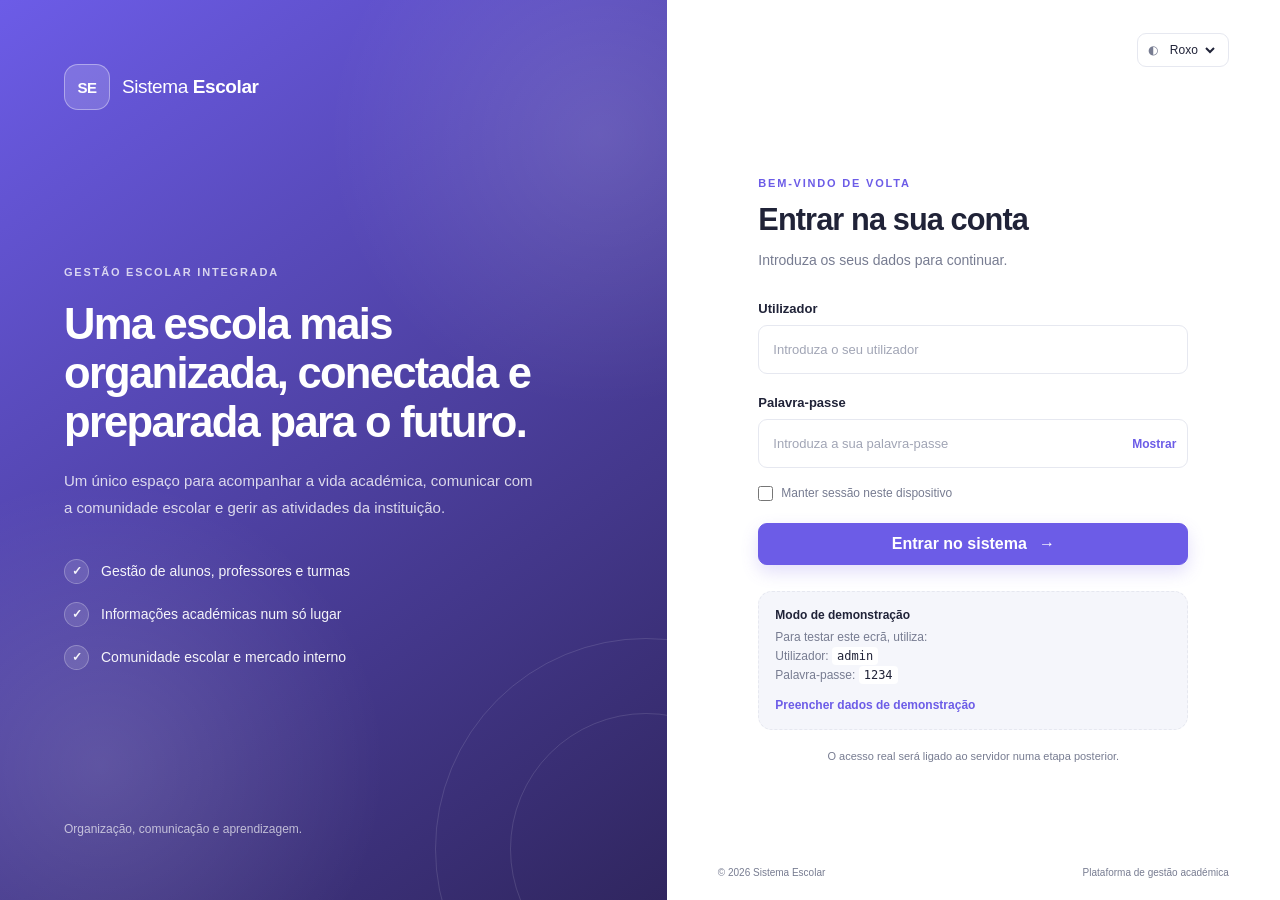
<file: index.html>
<!DOCTYPE html>
<html lang="pt">
<head>
  <meta charset="UTF-8">
  <meta name="viewport" content="width=device-width, initial-scale=1.0">
  <meta name="theme-color" content="#6C5CE7">
  <meta name="description" content="Sistema Escolar — gestão académica e comunicação escolar.">
  <title>Entrar | Sistema Escolar</title>

 <link rel="stylesheet" href="css/temas.css">
<link rel="stylesheet" href="css/style.css">

<script src="js/tema.js" defer></script>
<script src="js/app.js" defer></script>
</head>
<body class="login-page">
  <main class="login-layout">
    <section class="welcome-panel">
      <div class="brand">
        <div class="brand-mark" aria-hidden="true">SE</div>
        <span>Sistema <strong>Escolar</strong></span>
      </div>

      <div class="welcome-content">
        <span class="eyebrow">GESTÃO ESCOLAR INTEGRADA</span>
        <h1>Uma escola mais organizada, conectada e preparada para o futuro.</h1>
        <p>
          Um único espaço para acompanhar a vida académica,
          comunicar com a comunidade escolar e gerir as atividades da instituição.
        </p>

        <div class="feature-list">
          <div class="feature-item">
            <span class="feature-icon" aria-hidden="true">✓</span>
            <span>Gestão de alunos, professores e turmas</span>
          </div>
          <div class="feature-item">
            <span class="feature-icon" aria-hidden="true">✓</span>
            <span>Informações académicas num só lugar</span>
          </div>
          <div class="feature-item">
            <span class="feature-icon" aria-hidden="true">✓</span>
            <span>Comunidade escolar e mercado interno</span>
          </div>
        </div>
      </div>

      <p class="welcome-footer">Organização, comunicação e aprendizagem.</p>
    </section>

    <section class="login-panel" aria-labelledby="login-title">
      <div class="login-top">
        <span class="mobile-brand">Sistema Escolar</span>

       <label class="theme-control" for="themeSelect">
  <span aria-hidden="true">◐</span>
  <select id="themeSelect" aria-label="Escolher tema de cor">
    <option value="purple">Roxo</option>
    <option value="blue">Azul</option>
    <option value="green">Verde</option>
    <option value="orange">Preta</option>
    <option value="pink">Rosa</option>
  </select>
</label>
      </div>

      <div class="login-card">
        <div class="login-heading">
          <span class="eyebrow">BEM-VINDO DE VOLTA</span>
          <h2 id="login-title">Entrar na sua conta</h2>
          <p>Introduza os seus dados para continuar.</p>
        </div>

        <form id="loginForm" novalidate>
          <div class="form-field">
            <label for="username">Utilizador</label>
            <input
              type="text"
              id="username"
              name="username"
              placeholder="Introduza o seu utilizador"
              autocomplete="username"
              required
            >
          </div>

          <div class="form-field">
            <label for="password">Palavra-passe</label>
            <div class="password-wrap">
              <input
                type="password"
                id="password"
                name="password"
                placeholder="Introduza a sua palavra-passe"
                autocomplete="current-password"
                required
              >
              <button
                type="button"
                class="password-toggle"
                id="togglePassword"
                aria-label="Mostrar palavra-passe"
                aria-pressed="false"
              >Mostrar</button>
            </div>
          </div>

          <div class="form-options">
            <label class="remember-option">
              <input type="checkbox" id="rememberMe" name="rememberMe">
              <span>Manter sessão neste dispositivo</span>
            </label>
          </div>
          
<div class="animation-box pulse">
          <button class="primary-button" type="submit" id="loginButton ">
            Entrar no sistema
            
            <span aria-hidden="true">→</span>
          </button>
</div>
          
          <p id="loginMessage" class="form-message" role="status" aria-live="polite"></p>
        </form>

        <div class="demo-note">
          <strong>Modo de demonstração</strong>
          <p>Para testar este ecrã, utiliza:</p>
          <p>Utilizador: <code>admin</code></p>
          <p>Palavra-passe: <code>1234</code></p>
          <button type="button" class="demo-fill-button" id="fillDemo">
            Preencher dados de demonstração
          </button>
        </div>

        <p class="security-note">
          O acesso real será ligado ao servidor numa etapa posterior.
        </p>
      </div>

      <footer class="login-footer">
        <span>© <span id="currentYear"></span> Sistema Escolar</span>
        <span>Plataforma de gestão académica</span>
      </footer>
    </section>
  </main>
</body>
</html>
</file>
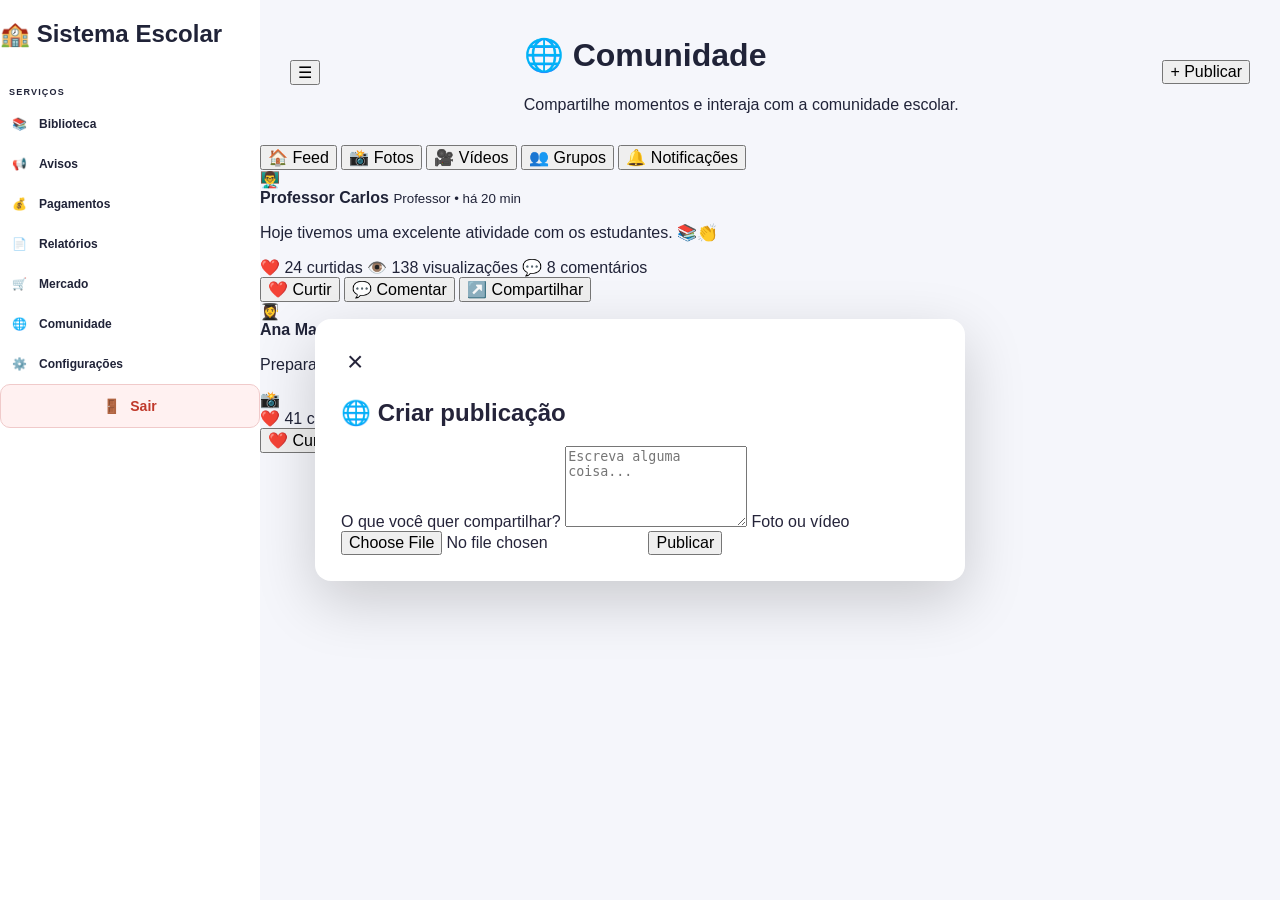
<file: comunidade.html>
<!DOCTYPE html>
<html lang="pt">
<head>

    <meta charset="UTF-8">

    <meta
        name="viewport"
        content="width=device-width, initial-scale=1.0"
    >

    <title>Comunidade - Sistema Escolar</title>

    <link rel="stylesheet" href="css/style.css">
    <link rel="stylesheet" href="css/temas.css">

</head>

<body>

<div class="app">

    <!-- MENU -->

        <aside class="sidebar">

            <div class="sidebar-header">
                <h2>🏫 Sistema Escolar</h2>
            </div>

            <nav class="sidebar-menu">

                <p class="menu-title">SERVIÇOS</p>

                <a href="biblioteca.html" class="nav-item">
                    <span>📚</span>
                    <span>Biblioteca</span>
                </a>
                
                <a href="avisos.html" class="nav-item">
                    <span>📢</span>
                    <span>Avisos</span>
                </a>
                
                <a href="pagamentos.html" class="nav-item">
                    <span>💰</span>
                    <span>Pagamentos</span>
                </a>
                
                <a href="relatorios.html" class="nav-item">
                    <span>📄</span>
                    <span>Relatórios</span>
                </a>
                
                <a href="mercado.html" class="nav-item">
                    <span>🛒</span>
                    <span>Mercado</span>
                </a>
                
                <a href="comunidade.html" class="nav-item">
                    <span>🌐</span>
                    <span>Comunidade</span>
                </a>

            </nav>

            <div class="sidebar-footer">

            <a href="configuracoes.html" class="nav-item">
                <span>⚙️</span>
                <span>Configurações</span>
            </a>

            <button class="nav-item logout-button" id="logoutBtn">
                <span>🚪</span>
                <span>Sair</span>
            </button>

        </div>

    </aside>

            



    <!-- CONTEÚDO -->
    <main class="main-content">

        <header class="topbar">

            <button
                class="menu-mobile"
                onclick="toggleSidebar()"
            >
                ☰
            </button>

            <div>
                <h1>🌐 Comunidade</h1>
                <p>
                    Compartilhe momentos e interaja com a comunidade escolar.
                </p>
            </div>

            <button
                class="btn-primary"
                onclick="abrirPublicacao()"
            >
                + Publicar
            </button>

        </header>


        <!-- MENU DA COMUNIDADE -->
        <div class="community-tabs">

            <button class="community-tab active">
                🏠 Feed
            </button>

            <button class="community-tab">
                📸 Fotos
            </button>

            <button class="community-tab">
                🎥 Vídeos
            </button>

            <button class="community-tab">
                👥 Grupos
            </button>

            <button class="community-tab">
                🔔 Notificações
            </button>

        </div>


        <!-- FEED -->
        <section class="community-feed">


            <!-- PUBLICAÇÃO -->
            <article class="post-card">

                <div class="post-header">

                    <div class="post-avatar">
                        👨‍🏫
                    </div>

                    <div>

                        <strong>Professor Carlos</strong>

                        <small>
                            Professor • há 20 min
                        </small>

                    </div>

                </div>


                <div class="post-content">

                    <p>
                        Hoje tivemos uma excelente atividade
                        com os estudantes. 📚👏
                    </p>

                </div>


                <div class="post-stats">

                    <span>
                        ❤️ 24 curtidas
                    </span>

                    <span>
                        👁️ 138 visualizações
                    </span>

                    <span>
                        💬 8 comentários
                    </span>

                </div>


                <div class="post-actions">

                    <button>
                        ❤️ Curtir
                    </button>

                    <button>
                        💬 Comentar
                    </button>

                    <button>
                        ↗️ Compartilhar
                    </button>

                </div>

            </article>


            <!-- OUTRA PUBLICAÇÃO -->
            <article class="post-card">

                <div class="post-header">

                    <div class="post-avatar">
                        👩‍🎓
                    </div>

                    <div>

                        <strong>Ana Maria</strong>

                        <small>
                            Estudante • há 1 hora
                        </small>

                    </div>

                </div>


                <div class="post-content">

                    <p>
                        Preparando tudo para a nossa próxima
                        apresentação! 🎓✨
                    </p>

                    <div class="post-image">
                        📸
                    </div>

                </div>


                <div class="post-stats">

                    <span>
                        ❤️ 41 curtidas
                    </span>

                    <span>
                        👁️ 246 visualizações
                    </span>

                    <span>
                        💬 13 comentários
                    </span>

                </div>


                <div class="post-actions">

                    <button>
                        ❤️ Curtir
                    </button>

                    <button>
                        💬 Comentar
                    </button>

                    <button>
                        ↗️ Compartilhar
                    </button>

                </div>

            </article>


        </section>

    </main>

</div>


<!-- MODAL PUBLICAÇÃO -->
<div
    id="modalPublicacao"
    class="modal"
>

    <div class="modal-content">

        <button
            class="modal-close"
            onclick="fecharPublicacao()"
        >
            ×
        </button>

        <h2>🌐 Criar publicação</h2>


        <form id="formPublicacao">

            <label>
                O que você quer compartilhar?
            </label>

            <textarea
                rows="5"
                placeholder="Escreva alguma coisa..."
            ></textarea>


            <label>
                Foto ou vídeo
            </label>

            <input
                type="file"
                accept="image/*,video/*"
            >


            <button
                type="submit"
                class="btn-primary"
            >
                Publicar
            </button>

        </form>

    </div>

</div>


<script src="js/tema.js"></script>

<script>

    function abrirPublicacao() {

        document
            .getElementById("modalPublicacao")
            .classList
            .add("show");

    }


    function fecharPublicacao() {

        document
            .getElementById("modalPublicacao")
            .classList
            .remove("show");

    }


    function toggleSidebar() {

        document
            .querySelector(".sidebar")
            .classList
            .toggle("open");

    }


    document
        .getElementById("formPublicacao")
        .addEventListener(
            "submit",
            function(event) {

                event.preventDefault();

                alert(
                    "A publicação será criada quando o sistema estiver ligado ao banco de dados."
                );

                fecharPublicacao();

            }
        );

</script>

</body>
</html>
</file>
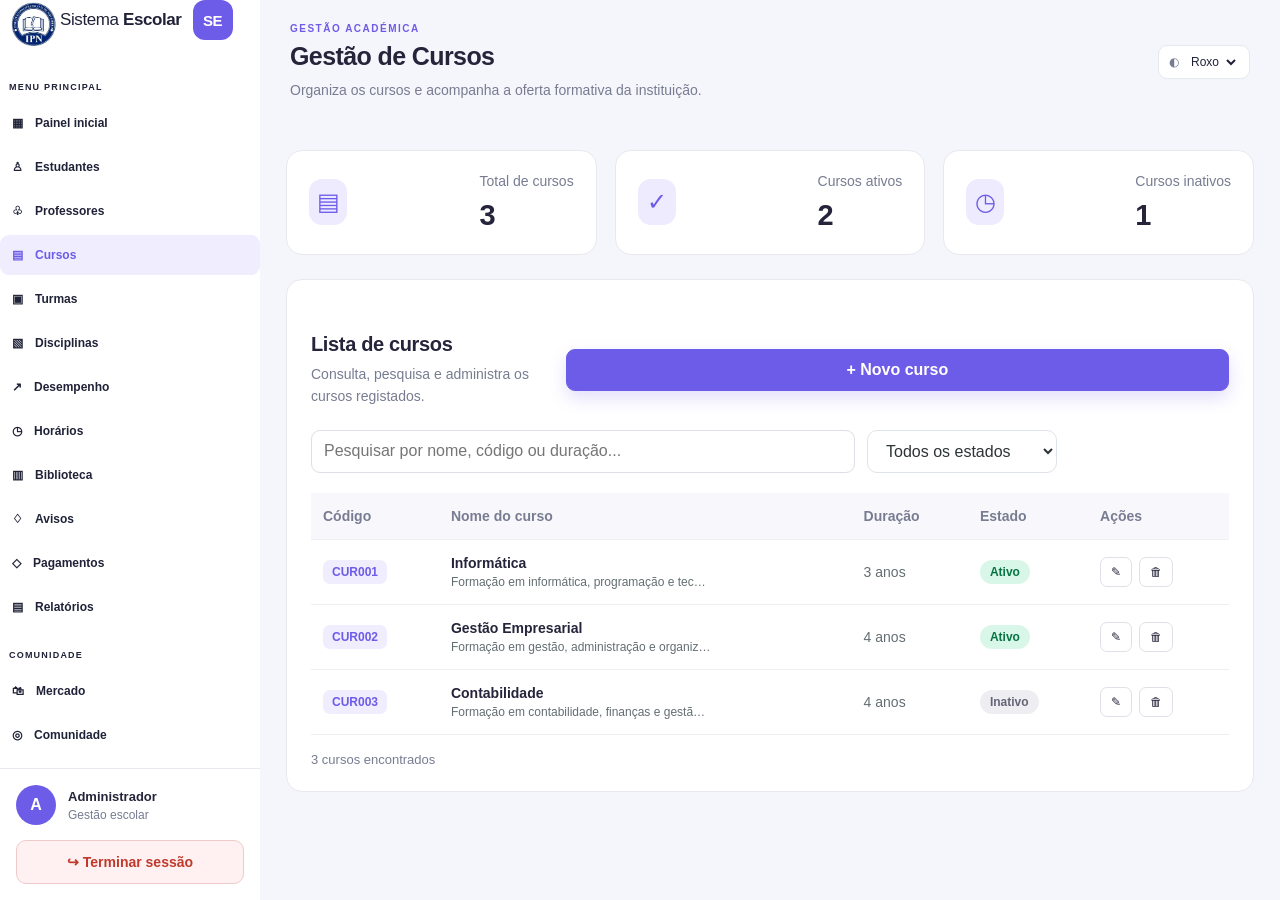
<file: cursos.html>
<!DOCTYPE html>
<html lang="pt">
<head>
    <meta charset="UTF-8">
    <meta name="viewport" content="width=device-width, initial-scale=1.0">
    <title>Gestão de Cursos | EduGest</title>
    <link rel="stylesheet" href="css/style.css">
    <link rel="stylesheet" href="css/temas.css">
</head>
<body class="theme-purple">

    <div class="mobile-overlay" id="mobileOverlay"></div>

    <aside class="sidebar" id="sidebar">
        <div class="sidebar-header">
            
            <div>
                       <a class="sidebar-brand" href="cursos.html">
      <span class="brand-mark"><img src="assets/Ipn logo.jpg" alt="" width="50px"></span>
      <span>Sistema <strong>Escolar</strong></span>
      <div class="brand-mark" aria-hidden="true">SE</div>
    </a>
            </div>
        </div>

        <nav class="sidebar-nav">
            <p class="menu-title">MENU PRINCIPAL</p>
            <a href="dashboard.html" class="nav-item">
                <span>▦</span> Painel inicial
            </a>
            <a href="estudantes.html" class="nav-item">
                <span>♙</span> Estudantes
            </a>
            <a href="professores.html" class="nav-item">
                <span>♧</span> Professores
            </a>
            <a href="cursos.html" class="nav-item active">
                <span>▤</span> Cursos
            </a>
            <a href="turmas.html" class="nav-item">
                <span>▣</span> Turmas
            </a>
            <a href="disciplinas.html" class="nav-item">
                <span>▧</span> Disciplinas
            </a>
            <a href="desempenho.html" class="nav-item">
                <span>↗</span> Desempenho
            </a>
            <a href="horarios.html" class="nav-item">
                <span>◷</span> Horários
            </a>
            <a href="biblioteca.html" class="nav-item">
                <span>▥</span> Biblioteca
            </a>
            <a href="avisos.html" class="nav-item">
                <span>♢</span> Avisos
            </a>
            <a href="pagamentos.html" class="nav-item">
                <span>◇</span> Pagamentos
            </a>
            <a href="relatorios.html" class="nav-item">
                <span>▤</span> Relatórios
            </a>

            <p class="menu-title">COMUNIDADE</p>
            <a href="mercado.html" class="nav-item">
                <span>🛍</span> Mercado
            </a>
            <a href="comunidade.html" class="nav-item">
                <span>◎</span> Comunidade
            </a>
            <a href="grupos.html" class="nav-item">
                <span>♧</span> Grupos
            </a>

            <p class="menu-title">PREFERÊNCIAS</p>
            <a href="perfil.html" class="nav-item">
                <span>♙</span> Meu perfil
            </a>
            <a href="configuracoes.html" class="nav-item">
                <span>⚙</span> Configurações
            </a>
        </nav>

        <div class="sidebar-bottom">
            <div class="user-mini">
                <div class="user-avatar">A</div>
                <div>
                    <strong>Administrador</strong>
                    <small>Gestão escolar</small>
                </div>
            </div>
            <button class="logout-button" id="logoutButton" type="button">
                ↪ Terminar sessão
            </button>
        </div>
    </aside>

    <main class="main-content">
        <header class="topbar">
            <div class="topbar-left">
                <button
                    class="mobile-menu-button"
                    id="mobileMenuButton"
                    type="button"
                    aria-label="Abrir menu"
                >☰</button>

                <div class="page-title-block">
                    <span class="page-title-label">GESTÃO ACADÉMICA</span>
                    <h1>Gestão de Cursos</h1>
                    <p>Organiza os cursos e acompanha a oferta formativa da instituição.</p>
                </div>
            </div>

            <div class="topbar-actions">
                 <label class="theme-control" for="themeSelect">
  <span aria-hidden="true">◐</span>
  <select id="themeSelect" aria-label="Escolher tema de cor">
    <option value="purple">Roxo</option>
    <option value="blue">Azul</option>
    <option value="green">Verde</option>
    <option value="orange">Preta</option>
    <option value="pink">Rosa</option>
  </select>
</label>
            </div>
        </header>

        <section class="page-content">

            <div class="student-stats">
                <article class="student-stat-card">
                    <div class="stat-icon">▤</div>
                    <div>
                        <p>Total de cursos</p>
                        <h2 id="totalCourses">0</h2>
                    </div>
                </article>

                <article class="student-stat-card">
                    <div class="stat-icon">✓</div>
                    <div>
                        <p>Cursos ativos</p>
                        <h2 id="activeCourses">0</h2>
                    </div>
                </article>

                <article class="student-stat-card">
                    <div class="stat-icon">◷</div>
                    <div>
                        <p>Cursos inativos</p>
                        <h2 id="inactiveCourses">0</h2>
                    </div>
                </article>
            </div>

            <section class="content-card">
                <div class="section-heading">
                    <div>
                        <h2>Lista de cursos</h2>
                        <p>Consulta, pesquisa e administra os cursos registados.</p>
                    </div>

                    <button class="primary-button" id="addCourseButton" type="button">
                        + Novo curso
                    </button>
                </div>

                <div class="student-toolbar">
                    <div class="search-box">
                        <input
                            type="search"
                            id="courseSearch"
                            placeholder="Pesquisar por nome, código ou duração..."
                            aria-label="Pesquisar cursos"
                        >
                    </div>

                    <select id="courseStatusFilter" aria-label="Filtrar por estado">
                        <option value="all">Todos os estados</option>
                        <option value="Ativo">Ativos</option>
                        <option value="Inativo">Inativos</option>
                    </select>
                </div>

                <div class="table-responsive">
                    <table class="students-table">
                        <thead>
                            <tr>
                                <th>Código</th>
                                <th>Nome do curso</th>
                                <th>Duração</th>
                                <th>Estado</th>
                                <th>Ações</th>
                            </tr>
                        </thead>
                        <tbody id="coursesTableBody"></tbody>
                    </table>
                </div>

                <div class="table-footer">
                    <span id="coursesCount">0 cursos encontrados</span>
                </div>
            </section>
        </section>
    </main>

    <!-- Modal para criar e editar cursos -->
    <div class="modal" id="courseModal" aria-hidden="true">
        <div class="modal-backdrop" id="courseModalBackdrop"></div>

        <div
            class="modal-content"
            role="dialog"
            aria-modal="true"
            aria-labelledby="courseModalTitle"
        >
            <div class="modal-heading">
                <div>
                    <h2 id="courseModalTitle">Novo curso</h2>
                    <p>Preenche os dados do curso abaixo.</p>
                </div>
                <button
                    class="modal-close"
                    id="closeCourseModal"
                    type="button"
                    aria-label="Fechar"
                >×</button>
            </div>

            <form id="courseForm">
                <input type="hidden" id="courseId">

                <div class="form-grid">
                    <div class="form-group">
                        <label for="courseCode">Código do curso *</label>
                        <input
                            type="text"
                            id="courseCode"
                            placeholder="Ex.: CUR004"
                            maxlength="20"
                            required
                        >
                    </div>

                    <div class="form-group">
                        <label for="courseName">Nome do curso *</label>
                        <input
                            type="text"
                            id="courseName"
                            placeholder="Ex.: Informática"
                            maxlength="100"
                            required
                        >
                    </div>

                    <div class="form-group">
                        <label for="courseDuration">Duração *</label>
                        <input
                            type="text"
                            id="courseDuration"
                            placeholder="Ex.: 3 anos"
                            maxlength="50"
                            required
                        >
                    </div>

                    <div class="form-group">
                        <label for="courseStatus">Estado *</label>
                        <select id="courseStatus" required>
                            <option value="Ativo">Ativo</option>
                            <option value="Inativo">Inativo</option>
                        </select>
                    </div>

                    <div class="form-group course-description-group">
                        <label for="courseDescription">Descrição</label>
                        <textarea
                            id="courseDescription"
                            rows="4"
                            maxlength="1000"
                            placeholder="Descreve brevemente o curso..."
                        ></textarea>
                    </div>
                </div>

                <p class="form-message" id="courseFormMessage" role="alert"></p>

                <div class="modal-actions">
                    <button
                        class="secondary-button"
                        id="cancelCourseButton"
                        type="button"
                    >Cancelar</button>
                    <button class="primary-button" type="submit">
                        Guardar curso
                    </button>
                </div>
            </form>
        </div>
    </div>

    <script src="js/tema.js" defer></script>
    <script src="js/cursos.js" defer></script>
</body>
</html>
</file>
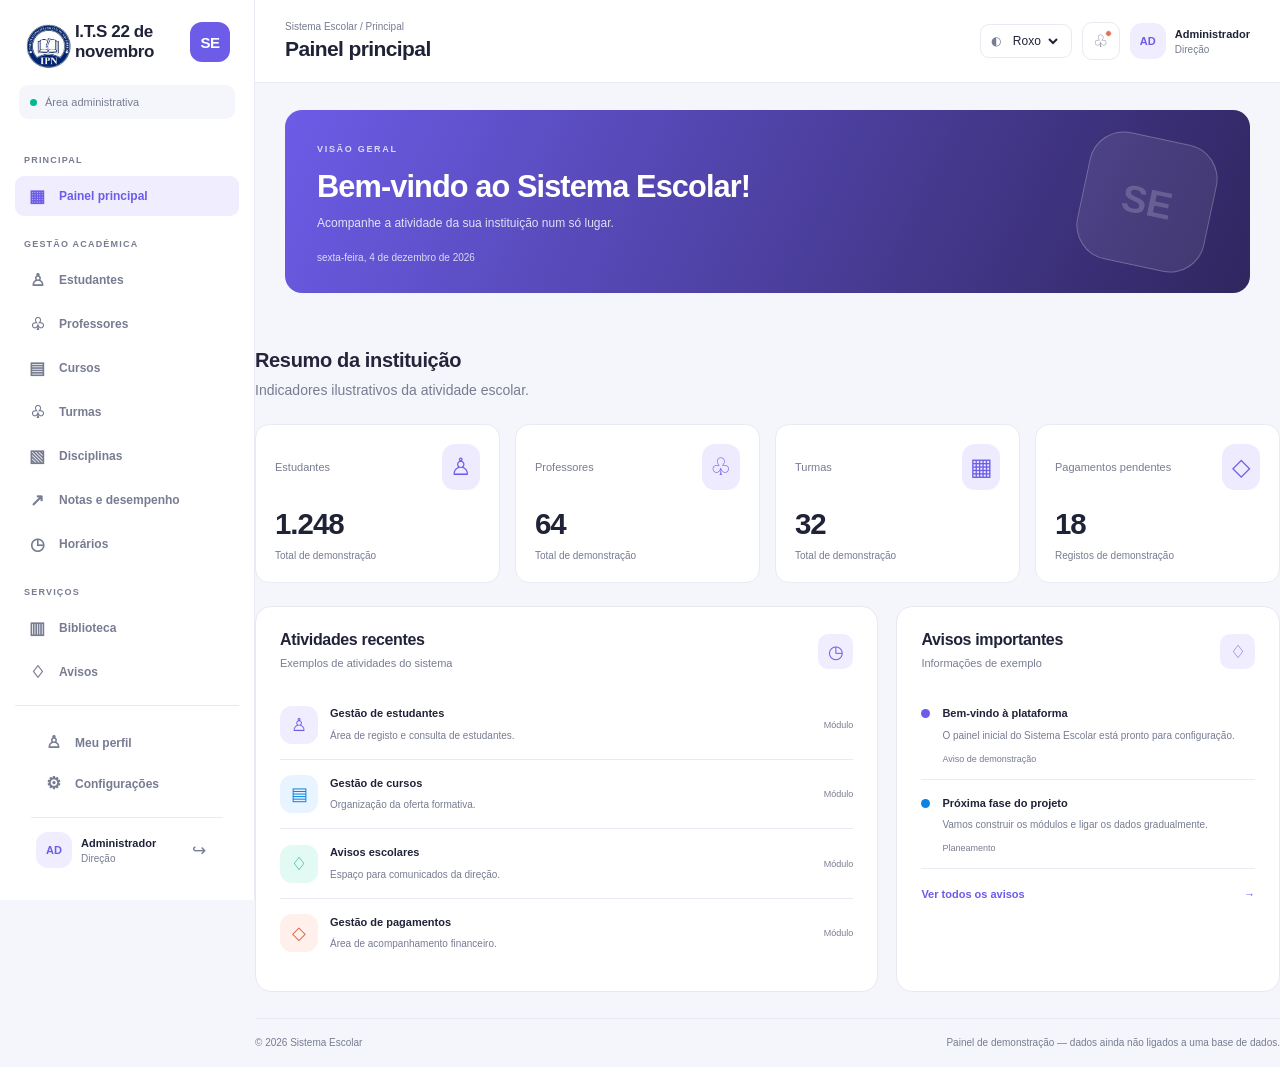
<file: dashboard.html>
<!DOCTYPE html>
<html lang="pt">
<head>
  <meta charset="UTF-8">
  <meta name="viewport" content="width=device-width, initial-scale=1.0">
  <meta name="theme-color" content="#6C5CE7">
  <meta name="description" content="Painel principal do Sistema Escolar">
  <title>Painel Principal | Sistema Escolar</title>

  <link rel="stylesheet" href="css/temas.css">
  <link rel="stylesheet" href="css/style.css">

  <script src="js/tema.js" defer></script>
  <script src="js/dashboard.js" defer></script>
</head>
<body class="dashboard-page">

  <div class="mobile-overlay" id="mobileOverlay"></div>

  <aside class="sidebar" id="sidebar">
    <a class="sidebar-brand" href="dashboard.html">
      <span class="brand-mark"><img src="assets/Ipn logo.jpg" alt="" width="50px"></span>
      <strong>I.T.S 22 de novembro</strong>
      </span><div class="brand-mark" aria-hidden="true">SE</div>
    </a>

    <div class="school-label">
      <span class="school-dot"></span>
      <span>Área administrativa</span>
    </div>

    <nav class="sidebar-nav" aria-label="Menu principal">
      <p class="menu-title">PRINCIPAL</p>

      <a class="nav-item active" href="dashboard.html">
        <span class="nav-icon">▦</span>
        <span>Painel principal</span>
      </a>

      <p class="menu-title">GESTÃO ACADÉMICA</p>

      <a class="nav-item" href="estudantes.html">
        <span class="nav-icon">♙</span><span>Estudantes</span>
      </a>
      <a class="nav-item" href="professores.html">
        <span class="nav-icon">♧</span><span>Professores</span>
      </a>
      <a class="nav-item" href="cursos.html">
        <span class="nav-icon">▤</span><span>Cursos</span>
      </a>
      <a class="nav-item" href="turmas.html">
        <span class="nav-icon">♧</span><span>Turmas</span>
      </a>
      <a class="nav-item" href="disciplinas.html">
        <span class="nav-icon">▧</span><span>Disciplinas</span>
      </a>
      <a class="nav-item" href="desempenho.html">
        <span class="nav-icon">↗</span><span>Notas e desempenho</span>
      </a>
      <a class="nav-item" href="horarios.html">
        <span class="nav-icon">◷</span><span>Horários</span>
      </a>

      <p class="menu-title">SERVIÇOS</p>

      <a class="nav-item" href="biblioteca.html">
        <span class="nav-icon">▥</span><span>Biblioteca</span>
      </a>
      <a class="nav-item" href="avisos.html">
        <span class="nav-icon">♢</span><span>Avisos</span>
      </a>
      <a class="nav-item" href="pagamentos.html">
        <span class="nav-icon">◇</span><span>Pagamentos</span>
      </a>
      <a class="nav-item" href="relatorios.html">
        <span class="nav-icon">▥</span><span>Relatórios</span>
      </a>

      <p class="menu-title">COMUNIDADE</p>

      <a class="nav-item" href="mercado.html">
        <span class="nav-icon">▱</span><span>Mercado</span>
      </a>
      <a class="nav-item" href="comunidade.html">
        <span class="nav-icon">◎</span><span>Comunidade</span>
      </a>
      <a class="nav-item" href="grupos.html">
        <span class="nav-icon">♧</span><span>Grupos</span>
      </a>
    </nav>

    <div class="sidebar-bottom">
      <a class="nav-item" href="perfil.html">
        <span class="nav-icon">♙</span><span>Meu perfil</span>
      </a>
      <a class="nav-item" href="configuracoes.html">
        <span class="nav-icon">⚙</span><span>Configurações</span>
      </a>

      <div class="sidebar-user">
        <div class="avatar">AD</div>
        <div class="sidebar-user-info">
          <strong>Administrador</strong>
          <span>Direção</span>
        </div>
        <button id="logoutButton" class="logout-icon" type="button"
          aria-label="Sair do painel" title="Sair">↪</button>
      </div>
    </div>
  </aside>

  <main class="dashboard-main">
    <header class="topbar">
      <div class="topbar-left">
        <button class="icon-button mobile-menu-button" id="mobileMenuButton"
          type="button" aria-label="Abrir menu">☰</button>
          
        <div>
          <p class="breadcrumb">Sistema Escolar / Principal</p>
          <h1>Painel principal</h1>
        </div>
      </div>
      

      <div class="topbar-actions">
        <label class="theme-control dashboard-theme-control">
          <span aria-hidden="true">◐</span>
          <span class="sr-only">Escolher tema</span>
          <select id="themeSelect" aria-label="Escolher tema de cor">
            <option value="purple">Roxo</option>
            <option value="blue">Azul</option>
            <option value="green">Verde</option>
            <option value="orange">preta</option>
            <option value="pink">Rosa</option>
          </select>
        </label>

        <button class="icon-button notification-button" id="notificationButton"
          type="button" aria-label="Ver notificações" title="Notificações">
          ♧ <span class="notification-dot"></span>
        </button>

        <a href="perfil.html" class="topbar-profile">
          <span class="avatar">AD</span>
          <span class="profile-label">
            <strong>Administrador</strong>
            <small>Direção</small>
          </span>
        </a>
      </div>
    </header>

    <div class="dashboard-content">
        <section class="welcome-banner">
        <div>
          <span class="welcome-tag">VISÃO GERAL</span>
          <div class="animation-box pulse">
            <h2>Bem-vindo ao Sistema Escolar!</h2>
          </div>
          <p>Acompanhe a atividade da sua instituição num só lugar.</p>
        
          <span id="todayDate" class="welcome-date"></span>
        </div>
        <div class="welcome-decoration" aria-hidden="true">SE
      </section> </div>

      <section class="section-heading">
        <div>
          <h2>Resumo da instituição</h2>
          <p>Indicadores ilustrativos da atividade escolar.</p>
        </div>
      </section>

      <section class="stats-grid" aria-label="Indicadores escolares">
        <article class="stat-card">
          <div class="stat-top">
            <span class="stat-label">Estudantes</span>
            <span class="stat-icon stat-purple">♙</span>
          </div>
          <strong class="stat-number">1.248</strong>
          <span class="stat-foot">Total de demonstração</span>
        </article>

        <article class="stat-card">
          <div class="stat-top">
            <span class="stat-label">Professores</span>
            <span class="stat-icon stat-blue">♧</span>
          </div>
          <strong class="stat-number">64</strong>
          <span class="stat-foot">Total de demonstração</span>
        </article>

        <article class="stat-card">
          <div class="stat-top">
            <span class="stat-label">Turmas</span>
            <span class="stat-icon stat-green">▦</span>
          </div>
          <strong class="stat-number">32</strong>
          <span class="stat-foot">Total de demonstração</span>
        </article>

        <article class="stat-card">
          <div class="stat-top">
            <span class="stat-label">Pagamentos pendentes</span>
            <span class="stat-icon stat-orange">◇</span>
          </div>
          <strong class="stat-number">18</strong>
          <span class="stat-foot">Registos de demonstração</span>
        </article>
      </section>

      <section class="dashboard-grid">
        <article class="content-card activity-card">
          <div class="card-heading">
            <div>
              <h2>Atividades recentes</h2>
              <p>Exemplos de atividades do sistema</p>
            </div>
            <span class="card-heading-icon">◷</span>
          </div>

          <div class="activity-list">
            <div class="activity-item">
              <span class="activity-symbol activity-purple">♙</span>
              <div class="activity-text">
                <strong>Gestão de estudantes</strong>
                <p>Área de registo e consulta de estudantes.</p>
              </div>
              <span class="activity-time">Módulo</span>
            </div>

            <div class="activity-item">
              <span class="activity-symbol activity-blue">▤</span>
              <div class="activity-text">
                <strong>Gestão de cursos</strong>
                <p>Organização da oferta formativa.</p>
              </div>
              <span class="activity-time">Módulo</span>
            </div>

            <div class="activity-item">
              <span class="activity-symbol activity-green">♢</span>
              <div class="activity-text">
                <strong>Avisos escolares</strong>
                <p>Espaço para comunicados da direção.</p>
              </div>
              <span class="activity-time">Módulo</span>
            </div>

            <div class="activity-item">
              <span class="activity-symbol activity-orange">◇</span>
              <div class="activity-text">
                <strong>Gestão de pagamentos</strong>
                <p>Área de acompanhamento financeiro.</p>
              </div>
              <span class="activity-time">Módulo</span>
            </div>
          </div>
        </article>

        <article class="content-card notices-card">
          <div class="card-heading">
            <div>
              <h2>Avisos importantes</h2>
              <p>Informações de exemplo</p>
            </div>
            <span class="card-heading-icon">♢</span>
          </div>

          <div class="notice-item">
            <span class="notice-marker"></span>
            <div>
              <strong>Bem-vindo à plataforma</strong>
              <p>O painel inicial do Sistema Escolar está pronto para configuração.</p>
              <span class="notice-date">Aviso de demonstração</span>
            </div>
          </div>

          <div class="notice-item">
            <span class="notice-marker notice-marker-blue"></span>
            <div>
              <strong>Próxima fase do projeto</strong>
              <p>Vamos construir os módulos e ligar os dados gradualmente.</p>
              <span class="notice-date">Planeamento</span>
            </div>
          </div>

          <a class="view-all-link" href="avisos.html">
            Ver todos os avisos <span aria-hidden="true">→</span>
          </a>
        </article>
      </section>

      <footer class="dashboard-footer">
        <span>© <span id="dashboardYear"></span> Sistema Escolar</span>
        <span>Painel de demonstração — dados ainda não ligados a uma base de dados.</span>
      </footer>
    </div>
  </main>

</body>
</html>
</file>
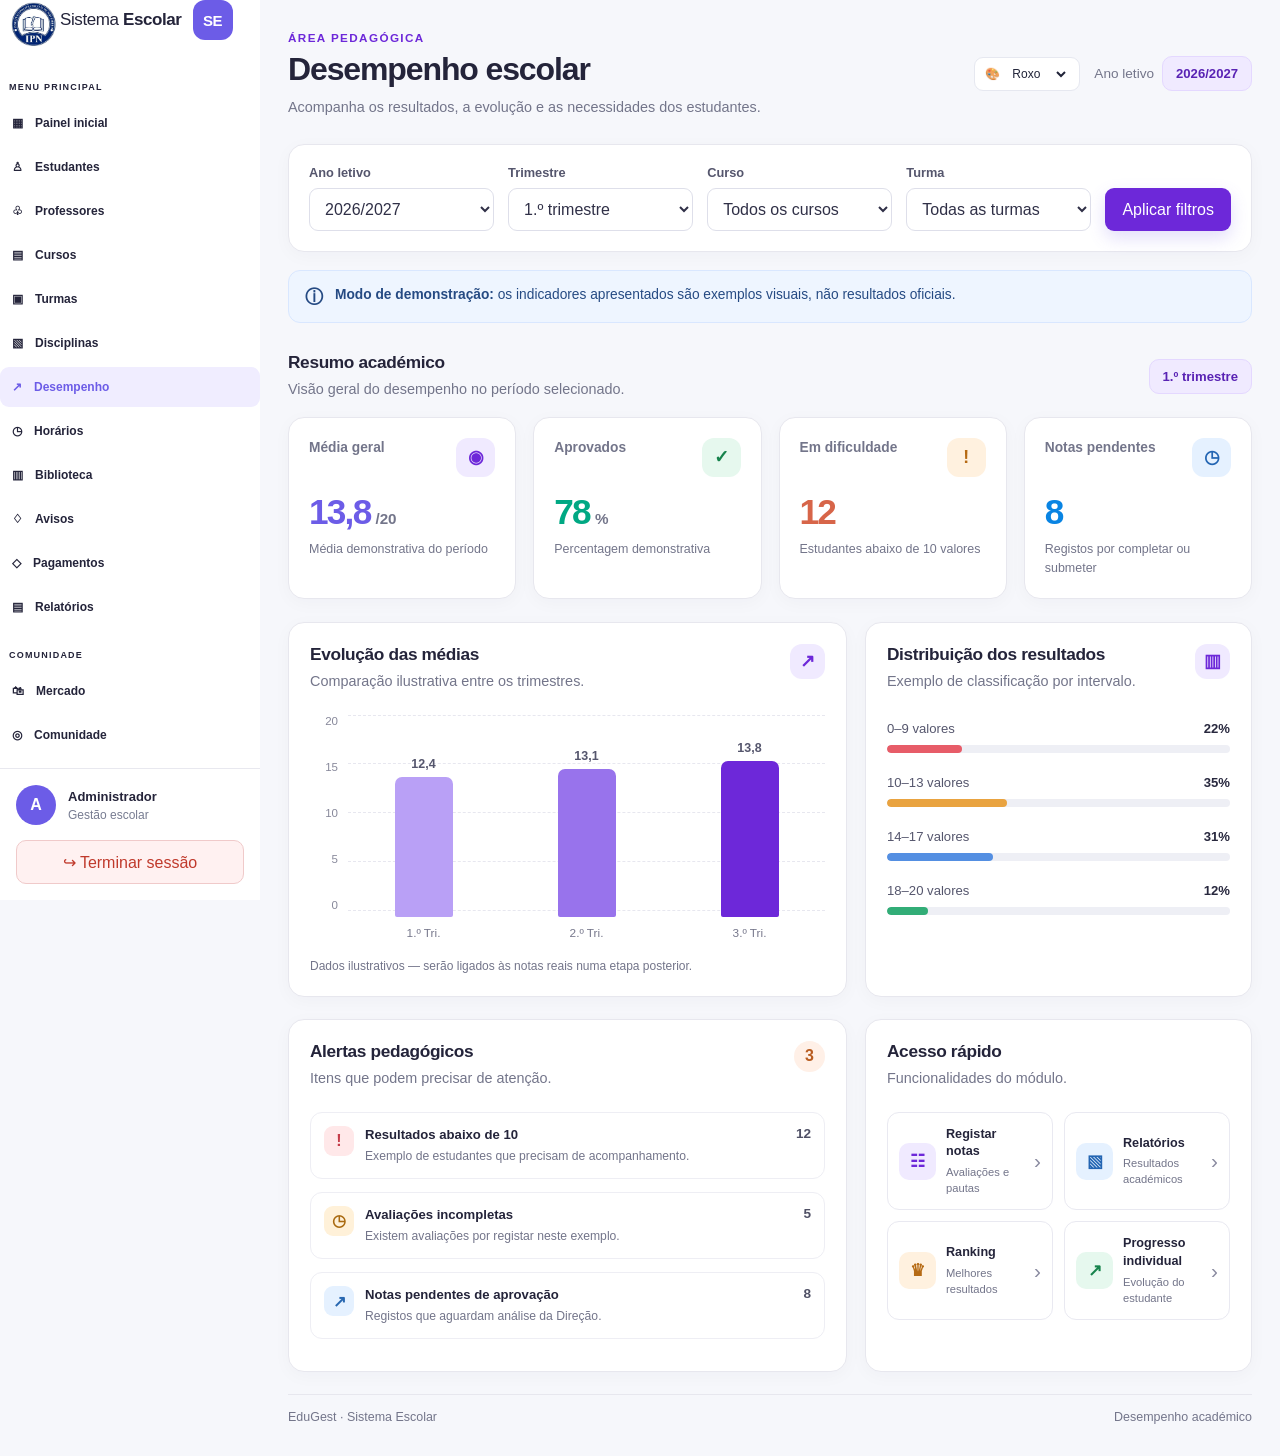
<file: desempenho.html>
<!DOCTYPE html>
<html lang="pt">
<head>
  <meta charset="UTF-8">
  <meta name="viewport" content="width=device-width, initial-scale=1.0">
  <meta name="theme-color" content="#6d28d9">
  <title>Desempenho | EduGest</title>

  <link rel="stylesheet" href="css/style.css">
  <link rel="stylesheet" href="css/temas.css">
  <link rel="stylesheet" href="css/desempenho.css">
</head>

<body class="theme-purple desempenho-page">
  <div class="mobile-overlay" id="mobileOverlay"></div>

  <aside class="sidebar" id="sidebar">
    <div class="sidebar-header">
      <a class="sidebar-brand" href="dashboard.html">
        <span class="brand-mark">
          <img src="assets/Ipn logo.jpg" alt="" width="50">
        </span>
        <span>Sistema <strong>Escolar</strong></span>
        <span class="brand-mark" aria-hidden="true">SE</span>
      </a>

      <button class="sidebar-close" id="closeSidebar"
        type="button" aria-label="Fechar menu">×</button>
    </div>

    <nav class="sidebar-nav">
      <p class="menu-title">MENU PRINCIPAL</p>
      <a href="dashboard.html" class="nav-item"><span>▦</span> Painel inicial</a>
      <a href="estudantes.html" class="nav-item"><span>♙</span> Estudantes</a>
      <a href="professores.html" class="nav-item"><span>♧</span> Professores</a>
      <a href="cursos.html" class="nav-item"><span>▤</span> Cursos</a>
      <a href="turmas.html" class="nav-item"><span>▣</span> Turmas</a>
      <a href="disciplinas.html" class="nav-item"><span>▧</span> Disciplinas</a>
      <a href="desempenho.html" class="nav-item active" aria-current="page"><span>↗</span> Desempenho</a>
      <a href="horarios.html" class="nav-item"><span>◷</span> Horários</a>
      <a href="biblioteca.html" class="nav-item"><span>▥</span> Biblioteca</a>
      <a href="avisos.html" class="nav-item"><span>♢</span> Avisos</a>
      <a href="pagamentos.html" class="nav-item"><span>◇</span> Pagamentos</a>
      <a href="relatorios.html" class="nav-item"><span>▤</span> Relatórios</a>

      <p class="menu-title">COMUNIDADE</p>
      <a href="mercado.html" class="nav-item"><span>🛍</span> Mercado</a>
      <a href="comunidade.html" class="nav-item"><span>◎</span> Comunidade</a>
      <a href="grupos.html" class="nav-item"><span>♧</span> Grupos</a>

      <p class="menu-title">PREFERÊNCIAS</p>
      <a href="perfil.html" class="nav-item"><span>♙</span> Meu perfil</a>
      <a href="configuracoes.html" class="nav-item"><span>⚙</span> Configurações</a>
    </nav>

    <div class="sidebar-bottom">
      <div class="user-mini">
        <div class="user-avatar">A</div>
        <div>
          <strong>Administrador</strong>
          <small>Gestão escolar</small>
        </div>
      </div>

      <button class="logout-button" id="logoutButton" type="button">
        ↪ Terminar sessão
      </button>
    </div>
  </aside>

  <main class="main-content">
    <header class="performance-header">
      <div class="header-left">
        <button class="mobile-menu-button" id="mobileMenuButton"
          type="button" aria-label="Abrir menu"
          aria-expanded="false" aria-controls="sidebar">☰</button>

        <div>
          <p class="eyebrow">ÁREA PEDAGÓGICA</p>
          <h1>Desempenho escolar</h1>
          <p class="page-description">
            Acompanha os resultados, a evolução e as necessidades dos estudantes.
          </p>
        </div>
      </div>

      <div class="header-actions">
        <label class="theme-control" for="themeSelect">
          <span aria-hidden="true">🎨</span>
          <select id="themeSelect" aria-label="Escolher tema de cor">
            <option value="purple">Roxo</option>
            <option value="blue">Azul</option>
            <option value="green">Verde</option>
            <option value="orange">Laranja</option>
            <option value="pink">Rosa</option>
          </select>
        </label>

        <div class="school-year-group">
          <span class="school-year-label">Ano letivo</span>
          <span class="year-pill">2026/2027</span>
        </div>
      </div>
    </header>

    <section class="performance-filters" aria-label="Filtros do desempenho">
      <div class="filter-field">
        <label for="schoolYear">Ano letivo</label>
        <select id="schoolYear">
          <option value="2026/2027" selected>2026/2027</option>
          <option value="2025/2026">2025/2026</option>
        </select>
      </div>

      <div class="filter-field">
        <label for="trimester">Trimestre</label>
        <select id="trimester">
          <option value="1">1.º trimestre</option>
          <option value="2">2.º trimestre</option>
          <option value="3">3.º trimestre</option>
        </select>
      </div>

      <div class="filter-field">
        <label for="courseFilter">Curso</label>
        <select id="courseFilter">
          <option value="all">Todos os cursos</option>
          <option value="informatica">Informática</option>
          <option value="gestao">Gestão Empresarial</option>
          <option value="contabilidade">Contabilidade</option>
        </select>
      </div>

      <div class="filter-field">
        <label for="classFilter">Turma</label>
        <select id="classFilter">
          <option value="all">Todas as turmas</option>
          <option value="10A">10.ª Informática A</option>
          <option value="11A">11.ª Gestão A</option>
          <option value="12B">12.ª Contabilidade B</option>
        </select>
      </div>

      <button id="applyFilters" class="primary-button" type="button">
        Aplicar filtros
      </button>
    </section>

    <div class="demo-notice" id="demoNotice">
      <span class="notice-icon">ⓘ</span>
      <p>
        <strong>Modo de demonstração:</strong>
        os indicadores apresentados são exemplos visuais, não resultados oficiais.
      </p>
    </div>

    <section class="section-heading">
      <div>
        <h2>Resumo académico</h2>
        <p>Visão geral do desempenho no período selecionado.</p>
      </div>
      <span class="period-badge" id="periodLabel">1.º trimestre</span>
    </section>

    <section class="stats-grid" aria-label="Indicadores académicos">
      <article class="stat-card stat-purple">
        <div class="stat-top">
          <span class="stat-label">Média geral</span>
          <span class="stat-icon">◉</span>
        </div>
        <div class="stat-value">13,8<span>/20</span></div>
        <p class="stat-foot">Média demonstrativa do período</p>
      </article>

      <article class="stat-card stat-green">
        <div class="stat-top">
          <span class="stat-label">Aprovados</span>
          <span class="stat-icon">✓</span>
        </div>
        <div class="stat-value">78<span>%</span></div>
        <p class="stat-foot">Percentagem demonstrativa</p>
      </article>

      <article class="stat-card stat-orange">
        <div class="stat-top">
          <span class="stat-label">Em dificuldade</span>
          <span class="stat-icon">!</span>
        </div>
        <div class="stat-value">12</div>
        <p class="stat-foot">Estudantes abaixo de 10 valores</p>
      </article>

      <article class="stat-card stat-blue">
        <div class="stat-top">
          <span class="stat-label">Notas pendentes</span>
          <span class="stat-icon">◷</span>
        </div>
        <div class="stat-value">8</div>
        <p class="stat-foot">Registos por completar ou submeter</p>
      </article>
    </section>

    <section class="dashboard-grid">
      <article class="panel performance-chart-panel">
        <div class="panel-heading">
          <div>
            <h2>Evolução das médias</h2>
            <p>Comparação ilustrativa entre os trimestres.</p>
          </div>
          <span class="panel-icon">↗</span>
        </div>

        <div class="chart-area" role="img"
          aria-label="Gráfico demonstrativo das médias trimestrais.">
          <div class="chart-y-labels">
            <span>20</span><span>15</span><span>10</span><span>5</span><span>0</span>
          </div>
          <div class="chart-plot">
            <div class="chart-grid-lines">
              <span></span><span></span><span></span><span></span><span></span>
            </div>
            <div class="chart-bars">
              <div class="chart-bar-group">
                <span class="bar-value">12,4</span>
                <div class="chart-bar bar-one" style="height:62%"></div>
                <span class="bar-label">1.º Tri.</span>
              </div>
              <div class="chart-bar-group">
                <span class="bar-value">13,1</span>
                <div class="chart-bar bar-two" style="height:65.5%"></div>
                <span class="bar-label">2.º Tri.</span>
              </div>
              <div class="chart-bar-group">
                <span class="bar-value">13,8</span>
                <div class="chart-bar bar-three" style="height:69%"></div>
                <span class="bar-label">3.º Tri.</span>
              </div>
            </div>
          </div>
        </div>
        <p class="chart-footnote">
          Dados ilustrativos — serão ligados às notas reais numa etapa posterior.
        </p>
      </article>

      <article class="panel distribution-panel">
        <div class="panel-heading">
          <div>
            <h2>Distribuição dos resultados</h2>
            <p>Exemplo de classificação por intervalo.</p>
          </div>
          <span class="panel-icon">▥</span>
        </div>

        <div class="distribution-list">
          <div class="distribution-item">
            <div class="distribution-label"><span>0–9 valores</span><strong>22%</strong></div>
            <div class="progress-track"><span class="progress-fill fill-red" style="width:22%"></span></div>
          </div>
          <div class="distribution-item">
            <div class="distribution-label"><span>10–13 valores</span><strong>35%</strong></div>
            <div class="progress-track"><span class="progress-fill fill-orange" style="width:35%"></span></div>
          </div>
          <div class="distribution-item">
            <div class="distribution-label"><span>14–17 valores</span><strong>31%</strong></div>
            <div class="progress-track"><span class="progress-fill fill-blue" style="width:31%"></span></div>
          </div>
          <div class="distribution-item">
            <div class="distribution-label"><span>18–20 valores</span><strong>12%</strong></div>
            <div class="progress-track"><span class="progress-fill fill-green" style="width:12%"></span></div>
          </div>
        </div>
      </article>
    </section>

    <section class="lower-grid">
      <article class="panel alerts-panel">
        <div class="panel-heading">
          <div>
            <h2>Alertas pedagógicos</h2>
            <p>Itens que podem precisar de atenção.</p>
          </div>
          <span class="alert-counter">3</span>
        </div>

        <div class="alert-list">
          <div class="alert-item alert-danger">
            <span class="alert-symbol">!</span>
            <div>
              <strong>Resultados abaixo de 10</strong>
              <p>Exemplo de estudantes que precisam de acompanhamento.</p>
            </div>
            <span class="alert-number">12</span>
          </div>

          <div class="alert-item alert-warning">
            <span class="alert-symbol">◷</span>
            <div>
              <strong>Avaliações incompletas</strong>
              <p>Existem avaliações por registar neste exemplo.</p>
            </div>
            <span class="alert-number">5</span>
          </div>

          <div class="alert-item alert-info">
            <span class="alert-symbol">↗</span>
            <div>
              <strong>Notas pendentes de aprovação</strong>
              <p>Registos que aguardam análise da Direção.</p>
            </div>
            <span class="alert-number">8</span>
          </div>
        </div>
      </article>

      <article class="panel shortcuts-panel">
        <div class="panel-heading">
          <div>
            <h2>Acesso rápido</h2>
            <p>Funcionalidades do módulo.</p>
          </div>
        </div>

        <div class="shortcut-grid">
          <a class="shortcut-card" href="pautas.html">
            <span class="shortcut-icon shortcut-purple">☷</span>
            <span><strong>Registar notas</strong><small>Avaliações e pautas</small></span>
            <span class="shortcut-arrow">›</span>
          </a>

          <a class="shortcut-card" href="relatorios.html">
            <span class="shortcut-icon shortcut-blue">▧</span>
            <span><strong>Relatórios</strong><small>Resultados académicos</small></span>
            <span class="shortcut-arrow">›</span>
          </a>

          <button class="shortcut-card" id="rankingButton" type="button">
            <span class="shortcut-icon shortcut-orange">♛</span>
            <span><strong>Ranking</strong><small>Melhores resultados</small></span>
            <span class="shortcut-arrow">›</span>
          </button>

          <button class="shortcut-card" id="progressButton" type="button">
            <span class="shortcut-icon shortcut-green">↗</span>
            <span><strong>Progresso individual</strong><small>Evolução do estudante</small></span>
            <span class="shortcut-arrow">›</span>
          </button>
        </div>
        <p class="shortcut-feedback" id="shortcutFeedback" aria-live="polite"></p>
      </article>
    </section>

    <footer class="performance-footer">
      <span>EduGest · Sistema Escolar</span>
      <span>Desempenho académico</span>
    </footer>
  </main>

  <script src="js/tema.js"></script>
  <script src="js/desempenho.js"></script>
</body>
</html>
</file>
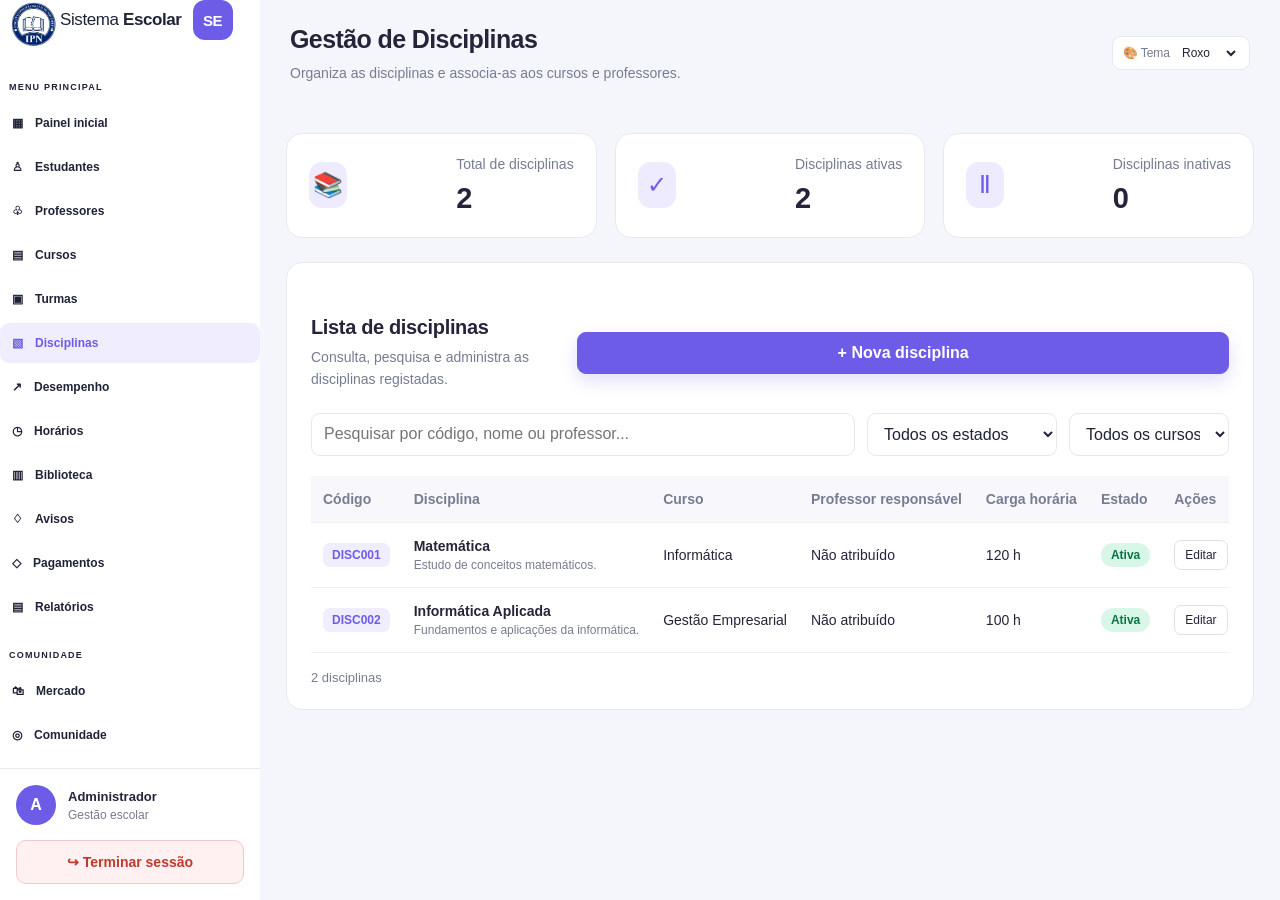
<file: disciplinas.html>
<!DOCTYPE html>
<html lang="pt">
<head>
    <meta charset="UTF-8">
    <meta name="viewport" content="width=device-width, initial-scale=1.0">
    <meta name="theme-color" content="#6C5CE7">
    <title>Gestão de Disciplinas | EduGest</title>

    <link rel="stylesheet" href="css/temas.css">
    <link rel="stylesheet" href="css/style.css">

    <script src="js/tema.js" defer></script>
    <script src="js/disciplinas.js" defer></script>
</head>

<body class="theme-purple">

    <div class="mobile-overlay" id="mobileOverlay"></div>

    <aside class="sidebar" id="sidebar">

    <div class="sidebar-header">
        <div>
            <a class="sidebar-brand" href="disciplinas.html">
                <span class="brand-mark">
                    <img src="assets/Ipn logo.jpg" alt="" width="50px">
                </span>

                <span>Sistema <strong>Escolar</strong></span>

                <div class="brand-mark" aria-hidden="true">SE</div>
            </a>
        </div>
    </div>

    <nav class="sidebar-nav">

        <p class="menu-title">MENU PRINCIPAL</p>

        <a href="dashboard.html" class="nav-item"><span>▦</span> Painel inicial</a>
        <a href="estudantes.html" class="nav-item"><span>♙</span> Estudantes</a>
        <a href="professores.html" class="nav-item"><span>♧</span> Professores</a>
        <a href="cursos.html" class="nav-item"><span>▤</span> Cursos</a>
        <a href="turmas.html" class="nav-item"><span>▣</span> Turmas</a>
        <a href="disciplinas.html" class="nav-item active"><span>▧</span> Disciplinas</a>
        <a href="desempenho.html" class="nav-item"><span>↗</span> Desempenho</a>
        <a href="horarios.html" class="nav-item"><span>◷</span> Horários</a>
        <a href="biblioteca.html" class="nav-item"><span>▥</span> Biblioteca</a>
        <a href="avisos.html" class="nav-item"><span>♢</span> Avisos</a>
        <a href="pagamentos.html" class="nav-item"><span>◇</span> Pagamentos</a>
        <a href="relatorios.html" class="nav-item"><span>▤</span> Relatórios</a>

        <p class="menu-title">COMUNIDADE</p>

        <a href="mercado.html" class="nav-item"><span>🛍</span> Mercado</a>
        <a href="comunidade.html" class="nav-item"><span>◎</span> Comunidade</a>
        <a href="grupos.html" class="nav-item"><span>♧</span> Grupos</a>

        <p class="menu-title">PREFERÊNCIAS</p>

        <a href="perfil.html" class="nav-item"><span>♙</span> Meu perfil</a>
        <a href="configuracoes.html" class="nav-item"><span>⚙</span> Configurações</a>

    </nav>

    <div class="sidebar-bottom">
        <div class="user-mini">
            <div class="user-avatar">A</div>
            <div>
                <strong>Administrador</strong>
                <small>Gestão escolar</small>
            </div>
        </div>

        <button class="logout-button" id="logoutButton" type="button">
            ↪ Terminar sessão
        </button>
    </div>

</aside>

    <main class="main-content">
        <header class="topbar">
            <div class="topbar-left">
                <button
                    type="button"
                    class="mobile-menu-button"
                    id="mobileMenuButton"
                    aria-label="Abrir menu"
                    aria-expanded="false"
                    aria-controls="sidebar"
                >☰</button>

                <div class="page-title-block">
                    <h1>Gestão de Disciplinas</h1>
                    <p>Organiza as disciplinas e associa-as aos cursos e professores.</p>
                </div>
            </div>

            <div class="topbar-actions">
                <label class="theme-control" for="themeSelect">
                    <span>🎨 Tema</span>
                    <select id="themeSelect" aria-label="Escolher tema">
                        <option value="purple">Roxo</option>
                        <option value="blue">Azul</option>
                        <option value="green">Verde</option>
                        <option value="orange">Laranja</option>
                        <option value="pink">Rosa</option>
                    </select>
                </label>
            </div>
        </header>

        <section class="page-content">

            <div class="student-stats">
                <article class="student-stat-card">
                    <div class="stat-icon">📚</div>
                    <div>
                        <p>Total de disciplinas</p>
                        <h2 id="totalSubjects">0</h2>
                    </div>
                </article>

                <article class="student-stat-card">
                    <div class="stat-icon">✓</div>
                    <div>
                        <p>Disciplinas ativas</p>
                        <h2 id="activeSubjects">0</h2>
                    </div>
                </article>

                <article class="student-stat-card">
                    <div class="stat-icon">Ⅱ</div>
                    <div>
                        <p>Disciplinas inativas</p>
                        <h2 id="inactiveSubjects">0</h2>
                    </div>
                </article>
            </div>

            <section class="content-card">
                <div class="section-heading">
                    <div>
                        <h2>Lista de disciplinas</h2>
                        <p>Consulta, pesquisa e administra as disciplinas registadas.</p>
                    </div>

                    <button type="button" class="primary-button" id="addSubjectButton">
                        + Nova disciplina
                    </button>
                </div>

                <div class="student-toolbar">
                    <input
                        type="search"
                        id="subjectSearch"
                        placeholder="Pesquisar por código, nome ou professor..."
                        aria-label="Pesquisar disciplinas"
                    >

                    <select id="subjectStatusFilter" aria-label="Filtrar por estado">
                        <option value="all">Todos os estados</option>
                        <option value="Ativo">Ativas</option>
                        <option value="Inativo">Inativas</option>
                    </select>

                    <select id="subjectCourseFilter" aria-label="Filtrar por curso">
                        <option value="all">Todos os cursos</option>
                    </select>
                </div>

                <div class="table-responsive">
                    <table class="students-table">
                        <thead>
                            <tr>
                                <th>Código</th>
                                <th>Disciplina</th>
                                <th>Curso</th>
                                <th>Professor responsável</th>
                                <th>Carga horária</th>
                                <th>Estado</th>
                                <th>Ações</th>
                            </tr>
                        </thead>

                        <tbody id="subjectsTableBody">
                            <tr>
                                <td colspan="7" class="subject-empty-state">
                                    A carregar disciplinas...
                                </td>
                            </tr>
                        </tbody>
                    </table>
                </div>

                <div class="table-footer">
                    <span id="subjectsCount">0 disciplinas</span>
                </div>
            </section>
        </section>
    </main>

    <!-- Modal de criação e edição -->
    <div class="modal" id="subjectModal" aria-hidden="true">
        <div class="modal-backdrop" id="subjectModalBackdrop"></div>

        <section
            class="modal-content"
            role="dialog"
            aria-modal="true"
            aria-labelledby="subjectModalTitle"
        >
            <div class="modal-heading">
                <div>
                    <h2 id="subjectModalTitle">Nova disciplina</h2>
                    <p>Preenche os dados da disciplina.</p>
                </div>

                <button
                    type="button"
                    class="modal-close"
                    id="closeSubjectModal"
                    aria-label="Fechar janela"
                >×</button>
            </div>

            <form id="subjectForm">
                <input type="hidden" id="subjectId">

                <div class="form-grid">
                    <div class="form-group">
                        <label for="subjectCode">Código *</label>
                        <input
                            type="text"
                            id="subjectCode"
                            maxlength="30"
                            placeholder="Ex.: DISC001"
                            required
                        >
                    </div>

                    <div class="form-group">
                        <label for="subjectName">Nome da disciplina *</label>
                        <input
                            type="text"
                            id="subjectName"
                            maxlength="100"
                            placeholder="Ex.: Matemática"
                            required
                        >
                    </div>

                    <div class="form-group">
                        <label for="subjectCourse">Curso *</label>
                        <select id="subjectCourse" required>
                            <option value="">Seleciona um curso</option>
                        </select>
                    </div>

                    <div class="form-group">
                        <label for="subjectTeacher">Professor responsável</label>
                        <select id="subjectTeacher">
                            <option value="">Sem professor atribuído</option>
                        </select>
                    </div>

                    <div class="form-group">
                        <label for="subjectHours">Carga horária (horas) *</label>
                        <input
                            type="number"
                            id="subjectHours"
                            min="1"
                            max="10000"
                            step="1"
                            placeholder="Ex.: 120"
                            required
                        >
                    </div>

                    <div class="form-group">
                        <label for="subjectStatus">Estado *</label>
                        <select id="subjectStatus" required>
                            <option value="Ativo">Ativa</option>
                            <option value="Inativo">Inativa</option>
                        </select>
                    </div>

                    <div class="form-group">
                        <label for="subjectDescription">Descrição</label>
                        <textarea
                            id="subjectDescription"
                            rows="4"
                            maxlength="500"
                            placeholder="Descrição breve da disciplina (opcional)"
                        ></textarea>
                    </div>
                </div>

                <p id="subjectFormMessage" class="form-message" role="status" aria-live="polite"></p>

                <div class="modal-actions">
                    <button type="button" class="secondary-button" id="cancelSubjectModal">
                        Cancelar
                    </button>
                    <button type="submit" class="primary-button" id="saveSubjectButton">
                        Guardar disciplina
                    </button>
                </div>
            </form>
        </section>
    </div>

</body>
</html>
</file>
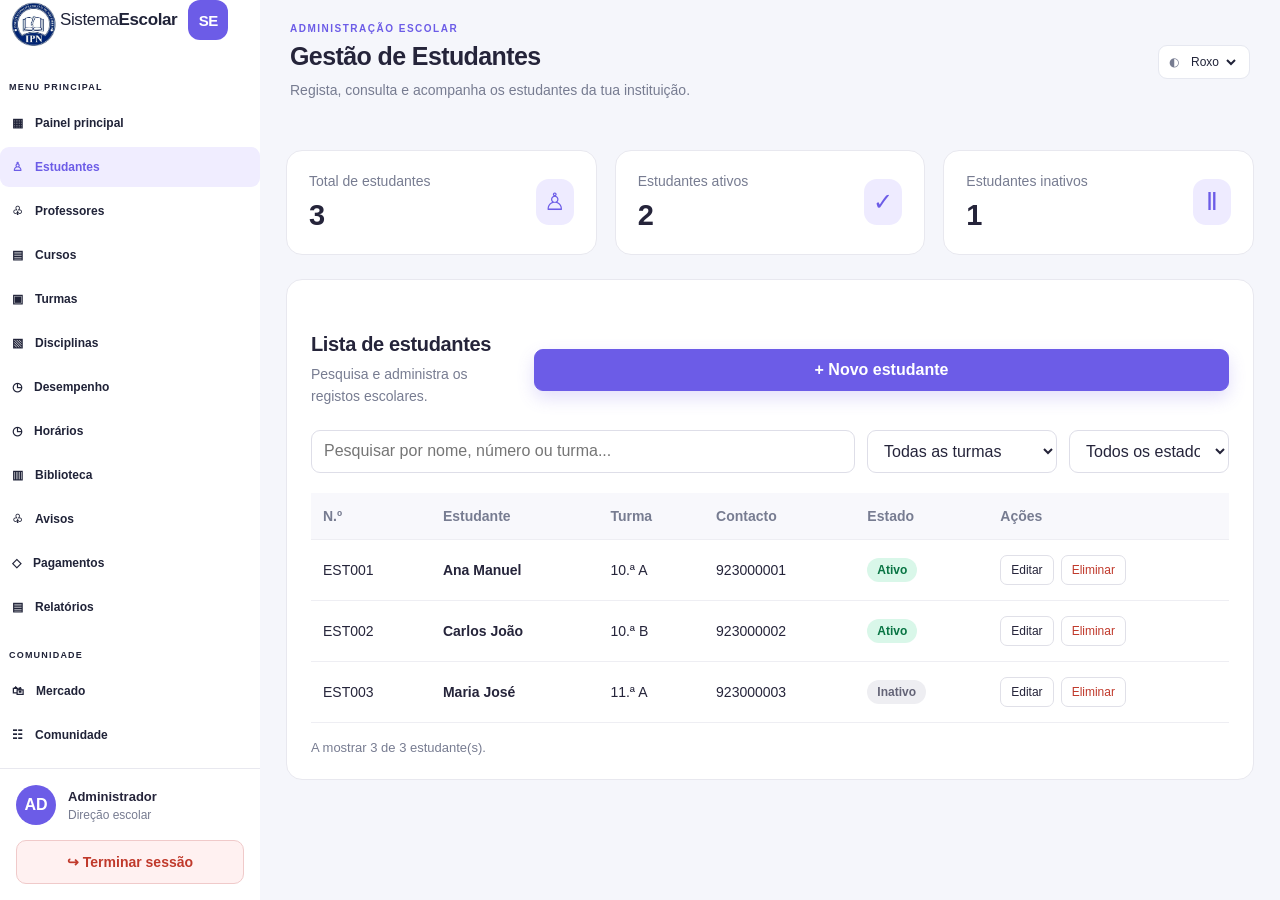
<file: estudantes.html>
<!DOCTYPE html>
<html lang="pt">
<head>
    <meta charset="UTF-8">
    <meta name="viewport" content="width=device-width, initial-scale=1.0">
    <meta name="description" content="Gestão de estudantes do sistema escolar">
    <title>Gestão de Estudantes | Sistema Escolar</title>

    <link rel="stylesheet" href="css/temas.css">
    <link rel="stylesheet" href="css/style.css">

    <script src="js/tema.js" defer></script>
    <script src="js/estudantes.js" defer></script>
</head>
<body class="theme-purple">

    <div class="mobile-overlay" id="mobileOverlay"></div>

    <aside class="sidebar" id="sidebar">
        <div class="sidebar-header">
           
            <div>
                        <a class="sidebar-brand" href="estudantes.html">
      <span class="brand-mark"><img src="assets/Ipn logo.jpg" alt="" width="50px"></span>
      <span>Sistema<strong>Escolar</strong></span>
      <div class="brand-mark" aria-hidden="true">SE</div>
    </a>
            </div>
        </div>

        <nav class="sidebar-nav">
            <p class="menu-title">MENU PRINCIPAL</p>

            <a href="dashboard.html" class="nav-item">
                <span>▦</span> Painel principal
            </a>
            <a href="estudantes.html" class="nav-item active">
                <span>♙</span> Estudantes
            </a>
            <a href="professores.html" class="nav-item">
                <span>♧</span> Professores
            </a>
            <a href="cursos.html" class="nav-item">
                <span>▤</span> Cursos
            </a>
            <a href="turmas.html" class="nav-item">
                <span>▣</span> Turmas
            </a>
            <a href="disciplinas.html" class="nav-item">
                <span>▧</span> Disciplinas
            </a>
            <a href="desempenho.html" class="nav-item">
                <span>◷</span> Desempenho
            </a>
            <a href="horarios.html" class="nav-item">
                <span>◷</span> Horários
            </a>
            <a href="biblioteca.html" class="nav-item">
                <span>▥</span> Biblioteca
            </a>
            <a href="avisos.html" class="nav-item">
                <span>♧</span> Avisos
            </a>
            <a href="pagamentos.html" class="nav-item">
                <span>◇</span> Pagamentos
            </a>
            <a href="relatorios.html" class="nav-item">
                <span>▤</span> Relatórios
            </a>

            <p class="menu-title">COMUNIDADE</p>

            <a href="mercado.html" class="nav-item">
                <span>🛍</span> Mercado
            </a>
            <a href="comunidade.html" class="nav-item">
                <span>☷</span> Comunidade
            </a>
            <a href="grupos.html" class="nav-item">
                <span>♧</span> Grupos
            </a>

            <p class="menu-title">CONTA</p>

            <a href="perfil.html" class="nav-item">
                <span>♙</span> Meu perfil
            </a>
            <a href="configuracoes.html" class="nav-item">
                <span>⚙</span> Configurações
            </a>
        </nav>

        <div class="sidebar-bottom">
            <div class="user-mini">
                <div class="user-avatar">AD</div>
                <div>
                    <strong>Administrador</strong>
                    <small>Direção escolar</small>
                </div>
            </div>
            <button type="button" class="logout-button" id="logoutButton">
                ↪ Terminar sessão
            </button>
        </div>
    </aside>

    <main class="main-content">
        <header class="topbar">
            <div class="topbar-left">
                <button type="button" class="mobile-menu-button"
                        id="mobileMenuButton" aria-label="Abrir menu">
                    ☰
                </button>
                <div class="page-title-block">
    <span class="page-title-label">ADMINISTRAÇÃO ESCOLAR</span>
    <h1>Gestão de Estudantes</h1>
    <p>Regista, consulta e acompanha os estudantes da tua instituição.</p>
</div>
            </div>

            <div class="topbar-actions">
                 <label class="theme-control" for="themeSelect">
  <span aria-hidden="true">◐</span>
  <select id="themeSelect" aria-label="Escolher tema de cor">
    <option value="purple">Roxo</option>
    <option value="blue">Azul</option>
    <option value="green">Verde</option>
    <option value="orange">Preta</option>
    <option value="pink">Rosa</option>
  </select>
</label>
            </div>
        </header>

        <section class="page-content">

            <div class="student-stats">
                <article class="student-stat-card">
                    <div>
                        <p>Total de estudantes</p>
                        <h2 id="totalStudents">0</h2>
                    </div>
                    <span class="stat-icon">♙</span>
                </article>

                <article class="student-stat-card">
                    <div>
                        <p>Estudantes ativos</p>
                        <h2 id="activeStudents">0</h2>
                    </div>
                    <span class="stat-icon">✓</span>
                </article>

                <article class="student-stat-card">
                    <div>
                        <p>Estudantes inativos</p>
                        <h2 id="inactiveStudents">0</h2>
                    </div>
                    <span class="stat-icon">Ⅱ</span>
                </article>
            </div>

            <section class="content-card">
                <div class="section-heading">
                    <div>
                        <h2>Lista de estudantes</h2>
                        <p>Pesquisa e administra os registos escolares.</p>
                    </div>

                    <button type="button" class="primary-button"
                            id="addStudentButton">
                        + Novo estudante
                    </button>
                </div>

                <div class="student-toolbar">
                    <input type="search" id="studentSearch"
                           placeholder="Pesquisar por nome, número ou turma..."
                           aria-label="Pesquisar estudantes">

                    <select id="classFilter" aria-label="Filtrar por turma">
                        <option value="">Todas as turmas</option>
                    </select>

                    <select id="statusFilter" aria-label="Filtrar por estado">
                        <option value="">Todos os estados</option>
                        <option value="Ativo">Ativo</option>
                        <option value="Inativo">Inativo</option>
                    </select>
                </div>

                <div class="table-responsive">
                    <table class="students-table">
                        <thead>
                            <tr>
                                <th>N.º</th>
                                <th>Estudante</th>
                                <th>Turma</th>
                                <th>Contacto</th>
                                <th>Estado</th>
                                <th>Ações</th>
                            </tr>
                        </thead>
                        <tbody id="studentsTableBody">
                            <tr>
                                <td colspan="6">A carregar estudantes...</td>
                            </tr>
                        </tbody>
                    </table>
                </div>

                <p class="table-footer" id="studentCount">
                    A carregar registos...
                </p>
            </section>

        </section>
    </main>

    <!-- Janela de registo e edição -->
    <div class="modal" id="studentModal"
         role="dialog" aria-modal="true"
         aria-labelledby="studentModalTitle" hidden>
        <div class="modal-backdrop" id="modalBackdrop"></div>

        <section class="modal-content">
            <div class="modal-heading">
                <div>
                    <h2 id="studentModalTitle">Novo estudante</h2>
                    <p>Preenche os dados do estudante.</p>
                </div>
                <button type="button" id="closeStudentModal"
                        class="modal-close" aria-label="Fechar">
                    ×
                </button>
            </div>

            <form id="studentForm">
                <input type="hidden" id="studentId">

                <div class="form-grid">
                    <div class="form-group">
                        <label for="studentNumber">Número do estudante *</label>
                        <input id="studentNumber" required maxlength="30"
                               placeholder="Ex.: EST001">
                    </div>

                    <div class="form-group">
                        <label for="studentName">Nome completo *</label>
                        <input id="studentName" required maxlength="120"
                               placeholder="Nome do estudante">
                    </div>

                    <div class="form-group">
                        <label for="studentClass">Turma *</label>
                        <input id="studentClass" required maxlength="60"
                               placeholder="Ex.: 10.ª A">
                    </div>

                    <div class="form-group">
                        <label for="studentPhone">Contacto</label>
                        <input id="studentPhone" type="tel" maxlength="30"
                               placeholder="Telefone">
                    </div>

                    <div class="form-group">
                        <label for="studentStatus">Estado</label>
                        <select id="studentStatus">
                            <option value="Ativo">Ativo</option>
                            <option value="Inativo">Inativo</option>
                        </select>
                    </div>
                </div>

                <p class="form-message" id="studentFormMessage"
                   role="alert"></p>

                <div class="modal-actions">
                    <button type="button" class="secondary-button"
                            id="cancelStudentButton">
                        Cancelar
                    </button>
                    <button type="submit" class="primary-button">
                        Guardar estudante
                    </button>
                </div>
            </form>
        </section>
    </div>

</body>
</html>
</file>
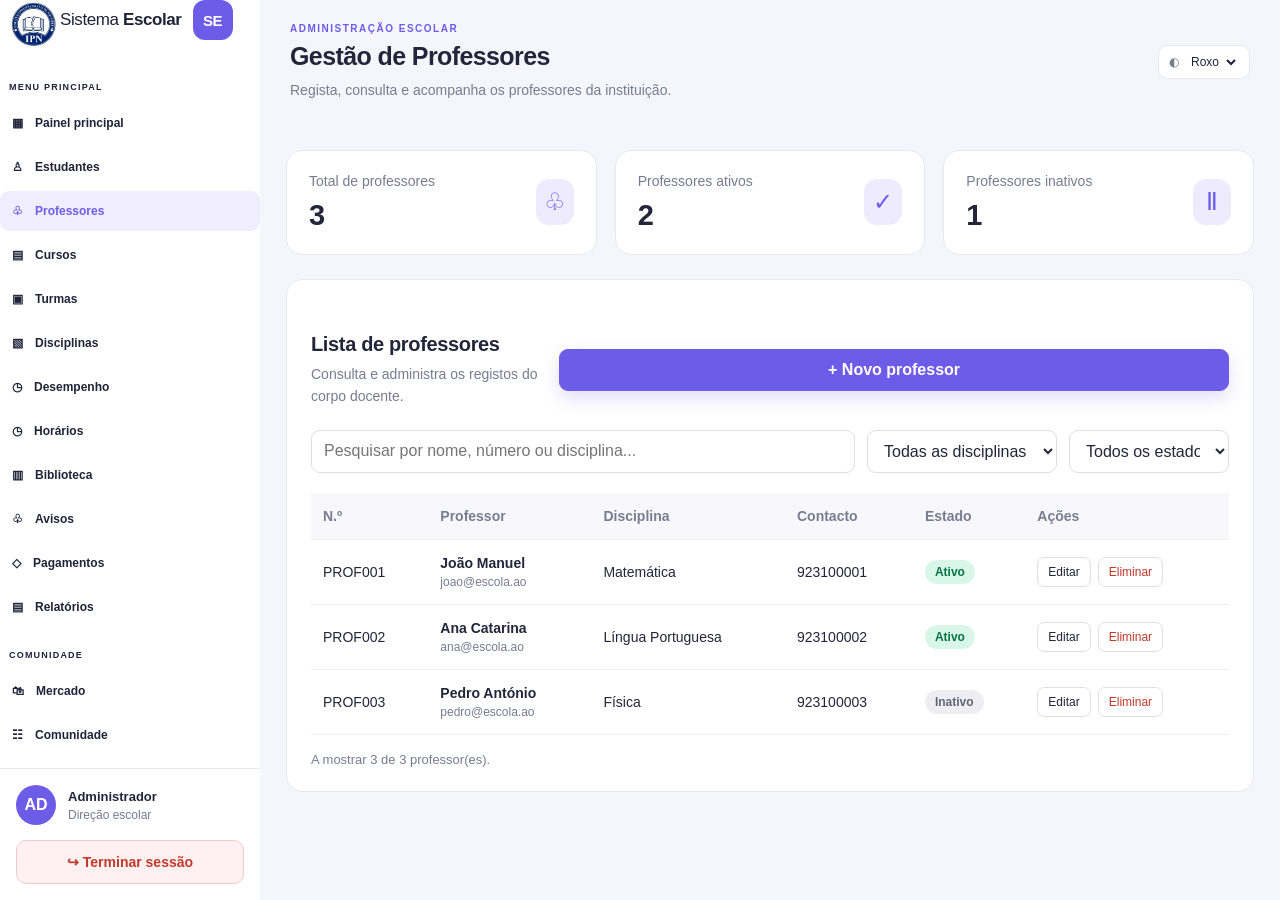
<file: professores.html>
<!DOCTYPE html>
<html lang="pt">
<head>
    <meta charset="UTF-8">
    <meta name="viewport" content="width=device-width, initial-scale=1.0">
    <meta name="description" content="Gestão de professores da instituição escolar">
    <title>Gestão de Professores | EduGest</title>

    <link rel="stylesheet" href="css/temas.css">
    <link rel="stylesheet" href="css/style.css">

    <script src="js/tema.js" defer></script>
    <script src="js/professores.js" defer></script>
</head>
<body class="theme-purple">

    <div class="mobile-overlay" id="mobileOverlay"></div>

    <aside class="sidebar" id="sidebar">
        <div class="sidebar-header">
            <div>
                        <a class="sidebar-brand" href="professores.html">
      <span class="brand-mark"><img src="assets/Ipn logo.jpg" alt="" width="50px"></span>
      <span>Sistema <strong>Escolar</strong></span>
      <div class="brand-mark" aria-hidden="true">SE</div>
    </a>
            </div>
        </div>

        <nav class="sidebar-nav">
            <p class="menu-title">MENU PRINCIPAL</p>
            <a href="dashboard.html" class="nav-item"><span>▦</span> Painel principal</a>
            <a href="estudantes.html" class="nav-item"><span>♙</span> Estudantes</a>
            <a href="professores.html" class="nav-item active"><span>♧</span> Professores</a>
            <a href="cursos.html" class="nav-item"><span>▤</span> Cursos</a>
            <a href="turmas.html" class="nav-item"><span>▣</span> Turmas</a>
            <a href="disciplinas.html" class="nav-item"><span>▧</span> Disciplinas</a>
            <a href="desempenho.html" class="nav-item"><span>◷</span> Desempenho</a>
            <a href="horarios.html" class="nav-item"><span>◷</span> Horários</a>
            <a href="biblioteca.html" class="nav-item"><span>▥</span> Biblioteca</a>
            <a href="avisos.html" class="nav-item"><span>♧</span> Avisos</a>
            <a href="pagamentos.html" class="nav-item"><span>◇</span> Pagamentos</a>
            <a href="relatorios.html" class="nav-item"><span>▤</span> Relatórios</a>

            <p class="menu-title">COMUNIDADE</p>
            <a href="mercado.html" class="nav-item"><span>🛍</span> Mercado</a>
            <a href="comunidade.html" class="nav-item"><span>☷</span> Comunidade</a>
            <a href="grupos.html" class="nav-item"><span>♧</span> Grupos</a>

            <p class="menu-title">CONTA</p>
            <a href="perfil.html" class="nav-item"><span>♙</span> Meu perfil</a>
            <a href="configuracoes.html" class="nav-item"><span>⚙</span> Configurações</a>
        </nav>

        <div class="sidebar-bottom">
            <div class="user-mini">
                <div class="user-avatar">AD</div>
                <div>
                    <strong>Administrador</strong>
                    <small>Direção escolar</small>
                </div>
            </div>
            <button type="button" class="logout-button" id="logoutButton">
                ↪ Terminar sessão
            </button>
        </div>
    </aside>

    <main class="main-content">
        <header class="topbar">
            <div class="topbar-left">
                <button type="button" class="mobile-menu-button"
                        id="mobileMenuButton" aria-label="Abrir menu"
                        aria-expanded="false">☰</button>

                <div class="page-title-block">
                    <span class="page-title-label">ADMINISTRAÇÃO ESCOLAR</span>
                    <h1>Gestão de Professores</h1>
                    <p>Regista, consulta e acompanha os professores da instituição.</p>
                </div>
            </div>

            <div class="topbar-actions">
               <label class="theme-control" for="themeSelect">
  <span aria-hidden="true">◐</span>
  <select id="themeSelect" aria-label="Escolher tema de cor">
    <option value="purple">Roxo</option>
    <option value="blue">Azul</option>
    <option value="green">Verde</option>
    <option value="orange">Preta</option>
    <option value="pink">Rosa</option>
  </select>
</label>
            </div>
        </header>

        <section class="page-content">

            <div class="student-stats">
                <article class="student-stat-card">
                    <div>
                        <p>Total de professores</p>
                        <h2 id="totalTeachers">0</h2>
                    </div>
                    <span class="stat-icon">♧</span>
                </article>

                <article class="student-stat-card">
                    <div>
                        <p>Professores ativos</p>
                        <h2 id="activeTeachers">0</h2>
                    </div>
                    <span class="stat-icon">✓</span>
                </article>

                <article class="student-stat-card">
                    <div>
                        <p>Professores inativos</p>
                        <h2 id="inactiveTeachers">0</h2>
                    </div>
                    <span class="stat-icon">Ⅱ</span>
                </article>
            </div>

            <section class="content-card">
                <div class="section-heading">
                    <div>
                        <h2>Lista de professores</h2>
                        <p>Consulta e administra os registos do corpo docente.</p>
                    </div>

                    <button type="button" class="primary-button"
                            id="addTeacherButton">
                        + Novo professor
                    </button>
                </div>

                <div class="student-toolbar">
                    <input type="search" id="teacherSearch"
                           placeholder="Pesquisar por nome, número ou disciplina..."
                           aria-label="Pesquisar professores">

                    <select id="subjectFilter" aria-label="Filtrar por disciplina">
                        <option value="">Todas as disciplinas</option>
                    </select>

                    <select id="teacherStatusFilter" aria-label="Filtrar por estado">
                        <option value="">Todos os estados</option>
                        <option value="Ativo">Ativo</option>
                        <option value="Inativo">Inativo</option>
                    </select>
                </div>

                <div class="table-responsive">
                    <table class="students-table">
                        <thead>
                            <tr>
                                <th>N.º</th>
                                <th>Professor</th>
                                <th>Disciplina</th>
                                <th>Contacto</th>
                                <th>Estado</th>
                                <th>Ações</th>
                            </tr>
                        </thead>
                        <tbody id="teachersTableBody">
                            <tr>
                                <td colspan="6">A carregar professores...</td>
                            </tr>
                        </tbody>
                    </table>
                </div>

                <p class="table-footer" id="teacherCount">A carregar registos...</p>
            </section>
        </section>
    </main>

    <!-- Formulário de registo e edição -->
    <div class="modal" id="teacherModal" role="dialog"
         aria-modal="true" aria-labelledby="teacherModalTitle" hidden>

        <div class="modal-backdrop" id="teacherModalBackdrop"></div>

        <section class="modal-content">
            <div class="modal-heading">
                <div>
                    <h2 id="teacherModalTitle">Novo professor</h2>
                    <p>Preenche os dados do professor.</p>
                </div>
                <button type="button" id="closeTeacherModal"
                        class="modal-close" aria-label="Fechar">×</button>
            </div>

            <form id="teacherForm">
                <div class="form-grid">
                    <div class="form-group">
                        <label for="teacherNumber">Número do professor *</label>
                        <input id="teacherNumber" required maxlength="30"
                               placeholder="Ex.: PROF001">
                    </div>

                    <div class="form-group">
                        <label for="teacherName">Nome completo *</label>
                        <input id="teacherName" required maxlength="120"
                               placeholder="Nome do professor">
                    </div>

                    <div class="form-group">
                        <label for="teacherSubject">Disciplina *</label>
                        <input id="teacherSubject" required maxlength="80"
                               placeholder="Ex.: Matemática">
                    </div>

                    <div class="form-group">
                        <label for="teacherPhone">Contacto</label>
                        <input id="teacherPhone" type="tel" maxlength="30"
                               placeholder="Número de telefone">
                    </div>

                    <div class="form-group">
                        <label for="teacherEmail">E-mail</label>
                        <input id="teacherEmail" type="email" maxlength="120"
                               placeholder="professor@escola.ao">
                    </div>

                    <div class="form-group">
                        <label for="teacherStatus">Estado</label>
                        <select id="teacherStatus">
                            <option value="Ativo">Ativo</option>
                            <option value="Inativo">Inativo</option>
                        </select>
                    </div>
                </div>

                <p class="form-message" id="teacherFormMessage" role="alert"></p>

                <div class="modal-actions">
                    <button type="button" class="secondary-button"
                            id="cancelTeacherButton">Cancelar</button>
                    <button type="submit" class="primary-button">
                        Guardar professor
                    </button>
                </div>
            </form>
        </section>
    </div>

</body>
</html>
</file>
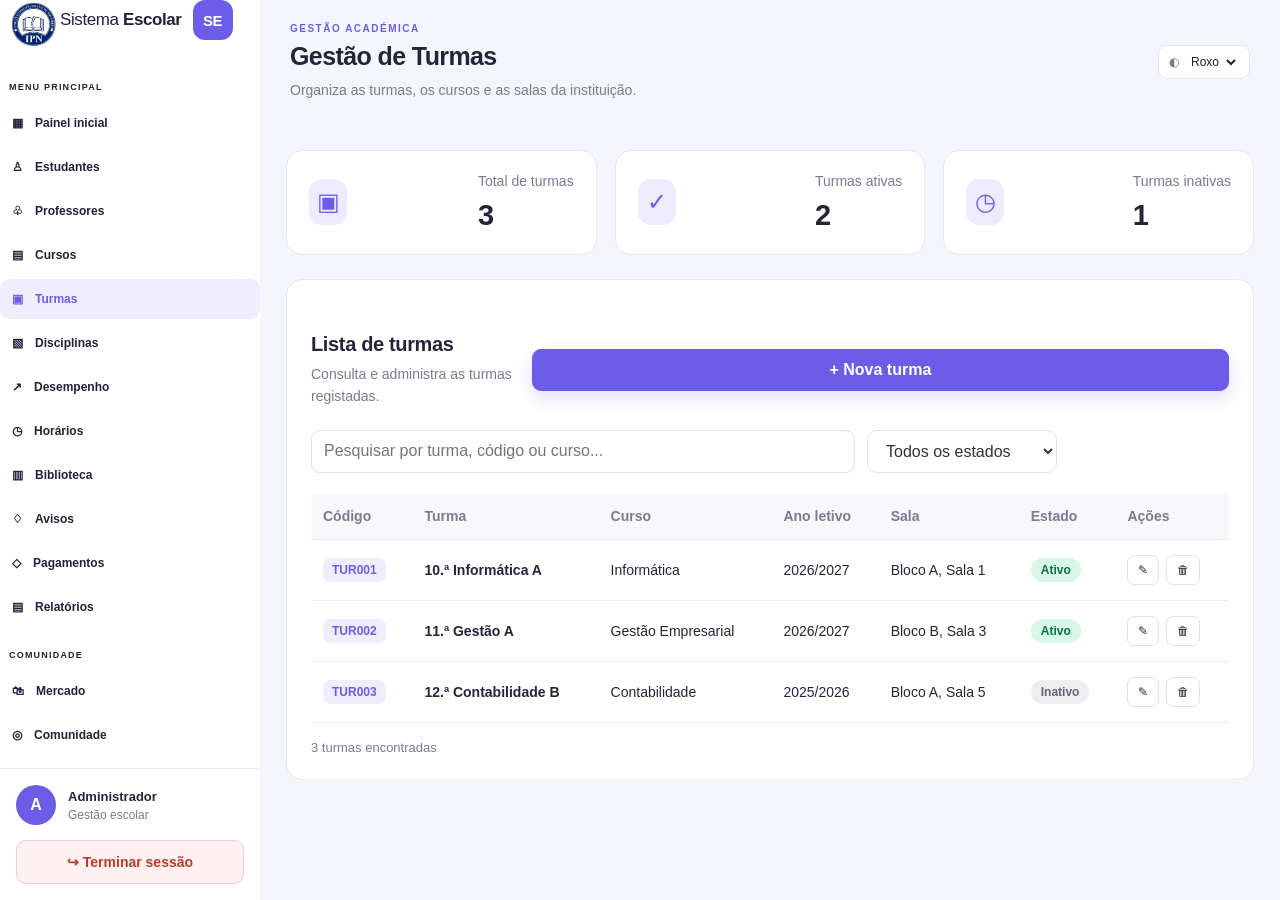
<file: turmas.html>
<!DOCTYPE html>
<html lang="pt">
<head>
    <meta charset="UTF-8">
    <meta name="viewport" content="width=device-width, initial-scale=1.0">
    <title>Gestão de Turmas | EduGest</title>
    <link rel="stylesheet" href="css/style.css">
    <link rel="stylesheet" href="css/temas.css">
</head>
<body class="theme-purple">

    <div class="mobile-overlay" id="mobileOverlay"></div>

    <aside class="sidebar" id="sidebar">
        <div class="sidebar-header">
            
            <div>
                        <a class="sidebar-brand" href="turmas.html">
      <span class="brand-mark"><img src="assets/Ipn logo.jpg" alt="" width="50px"></span>
      <span>Sistema <strong>Escolar</strong></span>
      <div class="brand-mark" aria-hidden="true">SE</div>
    </a>
            </div>
        </div>

        <nav class="sidebar-nav">
            <p class="menu-title">MENU PRINCIPAL</p>
            <a href="dashboard.html" class="nav-item"><span>▦</span> Painel inicial</a>
            <a href="estudantes.html" class="nav-item"><span>♙</span> Estudantes</a>
            <a href="professores.html" class="nav-item"><span>♧</span> Professores</a>
            <a href="cursos.html" class="nav-item"><span>▤</span> Cursos</a>
            <a href="turmas.html" class="nav-item active"><span>▣</span> Turmas</a>
            <a href="disciplinas.html" class="nav-item"><span>▧</span> Disciplinas</a>
            <a href="desempenho.html" class="nav-item"><span>↗</span> Desempenho</a>
            <a href="horarios.html" class="nav-item"><span>◷</span> Horários</a>
            <a href="biblioteca.html" class="nav-item"><span>▥</span> Biblioteca</a>
            <a href="avisos.html" class="nav-item"><span>♢</span> Avisos</a>
            <a href="pagamentos.html" class="nav-item"><span>◇</span> Pagamentos</a>
            <a href="relatorios.html" class="nav-item"><span>▤</span> Relatórios</a>

            <p class="menu-title">COMUNIDADE</p>
            <a href="mercado.html" class="nav-item"><span>🛍</span> Mercado</a>
            <a href="comunidade.html" class="nav-item"><span>◎</span> Comunidade</a>
            <a href="grupos.html" class="nav-item"><span>♧</span> Grupos</a>

            <p class="menu-title">PREFERÊNCIAS</p>
            <a href="perfil.html" class="nav-item"><span>♙</span> Meu perfil</a>
            <a href="configuracoes.html" class="nav-item"><span>⚙</span> Configurações</a>
        </nav>

        <div class="sidebar-bottom">
            <div class="user-mini">
                <div class="user-avatar">A</div>
                <div>
                    <strong>Administrador</strong>
                    <small>Gestão escolar</small>
                </div>
            </div>
            <button class="logout-button" id="logoutButton" type="button">
                ↪ Terminar sessão
            </button>
        </div>
    </aside>

    <main class="main-content">
        <header class="topbar">
            <div class="topbar-left">
                <button class="mobile-menu-button" id="mobileMenuButton"
                    type="button" aria-label="Abrir menu">☰</button>

                <div class="page-title-block">
                    <span class="page-title-label">GESTÃO ACADÉMICA</span>
                    <h1>Gestão de Turmas</h1>
                    <p>Organiza as turmas, os cursos e as salas da instituição.</p>
                </div>
            </div>

            <div class="topbar-actions">
                 <label class="theme-control" for="themeSelect">
  <span aria-hidden="true">◐</span>
  <select id="themeSelect" aria-label="Escolher tema de cor">
    <option value="purple">Roxo</option>
    <option value="blue">Azul</option>
    <option value="green">Verde</option>
    <option value="orange">Preta</option>
    <option value="pink">Rosa</option>
  </select>
</label>
            </div>
        </header>

        <section class="page-content">
            <div class="student-stats">
                <article class="student-stat-card">
                    <div class="stat-icon">▣</div>
                    <div>
                        <p>Total de turmas</p>
                        <h2 id="totalClasses">0</h2>
                    </div>
                </article>

                <article class="student-stat-card">
                    <div class="stat-icon">✓</div>
                    <div>
                        <p>Turmas ativas</p>
                        <h2 id="activeClasses">0</h2>
                    </div>
                </article>

                <article class="student-stat-card">
                    <div class="stat-icon">◷</div>
                    <div>
                        <p>Turmas inativas</p>
                        <h2 id="inactiveClasses">0</h2>
                    </div>
                </article>
            </div>

            <section class="content-card">
                <div class="section-heading">
                    <div>
                        <h2>Lista de turmas</h2>
                        <p>Consulta e administra as turmas registadas.</p>
                    </div>
                    <button class="primary-button" id="addClassButton" type="button">
                        + Nova turma
                    </button>
                </div>

                <div class="student-toolbar">
                    <div class="search-box">
                        <input type="search" id="classSearch"
                            placeholder="Pesquisar por turma, código ou curso..."
                            aria-label="Pesquisar turmas">
                    </div>

                    <select id="classStatusFilter" aria-label="Filtrar por estado">
                        <option value="all">Todos os estados</option>
                        <option value="Ativo">Ativas</option>
                        <option value="Inativo">Inativas</option>
                    </select>
                </div>

                <div class="table-responsive">
                    <table class="students-table">
                        <thead>
                            <tr>
                                <th>Código</th>
                                <th>Turma</th>
                                <th>Curso</th>
                                <th>Ano letivo</th>
                                <th>Sala</th>
                                <th>Estado</th>
                                <th>Ações</th>
                            </tr>
                        </thead>
                        <tbody id="classesTableBody"></tbody>
                    </table>
                </div>

                <div class="table-footer">
                    <span id="classesCount">0 turmas encontradas</span>
                </div>
            </section>
        </section>
    </main>

    <div class="modal" id="classModal" aria-hidden="true">
        <div class="modal-backdrop" id="classModalBackdrop"></div>

        <div class="modal-content" role="dialog" aria-modal="true"
            aria-labelledby="classModalTitle">
            <div class="modal-heading">
                <div>
                    <h2 id="classModalTitle">Nova turma</h2>
                    <p>Preenche os dados da turma.</p>
                </div>
                <button class="modal-close" id="closeClassModal"
                    type="button" aria-label="Fechar">×</button>
            </div>

            <form id="classForm">
                <input type="hidden" id="classId">

                <div class="form-grid">
                    <div class="form-group">
                        <label for="classCode">Código da turma *</label>
                        <input id="classCode" type="text" maxlength="20"
                            placeholder="Ex.: TUR001" required>
                    </div>

                    <div class="form-group">
                        <label for="className">Nome da turma *</label>
                        <input id="className" type="text" maxlength="80"
                            placeholder="Ex.: 10.ª Informática A" required>
                    </div>

                    <div class="form-group">
                        <label for="classCourse">Curso *</label>
                        <select id="classCourse" required>
                            <option value="">Seleciona um curso</option>
                        </select>
                    </div>

                    <div class="form-group">
                        <label for="classYear">Ano letivo *</label>
                        <input id="classYear" type="text" maxlength="20"
                            placeholder="Ex.: 2026/2027" required>
                    </div>

                    <div class="form-group">
                        <label for="classRoom">Sala</label>
                        <input id="classRoom" type="text" maxlength="50"
                            placeholder="Ex.: Bloco A, Sala 4">
                    </div>

                    <div class="form-group">
                        <label for="classStatus">Estado *</label>
                        <select id="classStatus" required>
                            <option value="Ativo">Ativo</option>
                            <option value="Inativo">Inativo</option>
                        </select>
                    </div>
                </div>

                <p class="form-message" id="classFormMessage" role="alert"></p>

                <div class="modal-actions">
                    <button class="secondary-button" id="cancelClassButton"
                        type="button">Cancelar</button>
                    <button class="primary-button" type="submit">Guardar turma</button>
                </div>
            </form>
        </div>
    </div>

    <script src="js/tema.js" defer></script>
    <script src="js/turmas.js" defer></script>
</body>
</html>
</file>
<file: css/temas.css>
:root,
.theme-purple {
  --primary: #6C5CE7;
  --primary-hover: #5948D6;
  --primary-soft: #F0EDFF;
  --primary-rgb: 108, 92, 231;
}

.theme-blue {
  --primary: #0984E3;
  --primary-hover: #0772C5;
  --primary-soft: #E8F4FF;
  --primary-rgb: 9, 132, 227;
}

.theme-green {
  --primary: #00B894;
  --primary-hover: #009B7C;
  --primary-soft: #E3FAF4;
  --primary-rgb: 0, 184, 148;
}

.theme-orange {
  --primary: #ae00ff;
  --primary-hover: #ae00ff;
  --primary-soft: #3f1e64;
  --primary-rgb: 225, 112, 85;
}

.theme-pink {
  --primary: #E84393;
  --primary-hover: #CF317E;
  --primary-soft: #FFEAF4;
  --primary-rgb: 232, 67, 147;
}
</file>
<file: css/style.css>
/* =========================================
   SISTEMA ESCOLAR — ESTILOS PRINCIPAIS
   Etapa 1: ecrã de entrada
========================================= */

:root {
  --primary: #6C5CE7;
  --primary-hover: #5948D6;
  --primary-soft: #F0EDFF;
  --primary-rgb: 108, 92, 231;

  --page-bg: #F5F6FB;
  --surface: #FFFFFF;
  --text: #202338;
  --text-muted: #777C91;
  --border: #E6E8F0;
  --input-bg: #FFFFFF;
  --success: #138A60;
  --error: #C43D4B;

  --radius-sm: 9px;
  --radius-md: 14px;
  --radius-lg: 22px;

  --shadow-card: 0 20px 60px rgba(28, 31, 56, 0.08);
}

* {
  box-sizing: border-box;
}

html {
  min-height: 100%;
  scroll-behavior: smooth;
}

body {
  min-height: 100vh;
  margin: 0;
  font-family: Inter, "Segoe UI", Arial, sans-serif;
  color: var(--text);
  background: var(--page-bg);
  -webkit-font-smoothing: antialiased;
}

button,
input,
select {
  font: inherit;
}

button,
select {
  cursor: pointer;
}

button:focus-visible,
input:focus-visible,
select:focus-visible {
  outline: 3px solid rgba(var(--primary-rgb), 0.25);
  outline-offset: 3px;
}

a {
  color: inherit;
}

.sr-only {
  position: absolute;
  width: 1px;
  height: 1px;
  padding: 0;
  margin: -1px;
  overflow: hidden;
  clip: rect(0, 0, 0, 0);
  white-space: nowrap;
  border: 0;
}

/* Estrutura geral */

.login-layout {
  display: grid;
  grid-template-columns: minmax(0, 1fr) minmax(420px, 0.92fr);
  min-height: 100vh;
}

/* Painel de apresentação */

.welcome-panel {
  position: relative;
  display: flex;
  flex-direction: column;
  justify-content: space-between;
  overflow: hidden;
  padding: clamp(28px, 5vw, 68px);
  color: #FFFFFF;
  background:
    radial-gradient(
      circle at 15% 85%,
      rgba(255, 255, 255, 0.13),
      transparent 30%
    ),
    radial-gradient(
      circle at 90% 15%,
      rgba(255, 255, 255, 0.12),
      transparent 28%
    ),
    linear-gradient(145deg, var(--primary), #30265F);
}

.welcome-panel::before,
.welcome-panel::after {
  position: absolute;
  content: "";
  border: 1px solid rgba(255, 255, 255, 0.12);
  border-radius: 50%;
  pointer-events: none;
}

.welcome-panel::before {
  width: 420px;
  height: 420px;
  right: -190px;
  bottom: -160px;
}

.welcome-panel::after {
  width: 270px;
  height: 270px;
  right: -115px;
  bottom: -85px;
}

.brand {
  position: relative;
  z-index: 1;
  display: flex;
  align-items: center;
  gap: 12px;
  font-size: 19px;
  letter-spacing: -0.4px;
}

.brand strong {
  font-weight: 750;
}

.brand-mark {
  display: grid;
  width: 46px;
  height: 46px;
  place-items: center;
  border: 1px solid rgba(255, 255, 255, 0.38);
  border-radius: 14px;
  background: rgba(255, 255, 255, 0.16);
  font-size: 15px;
  font-weight: 800;
  letter-spacing: -0.5px;
}

.welcome-content {
  position: relative;
  z-index: 1;
  max-width: 570px;
  margin: 55px 0;
}

.eyebrow {
  display: inline-block;
  color: var(--primary);
  font-size: 11px;
  font-weight: 800;
  letter-spacing: 1.8px;
}

.welcome-panel .eyebrow {
  color: rgba(255, 255, 255, 0.76);
}

.welcome-content h1 {
  max-width: 560px;
  margin: 20px 0;
  font-size: clamp(32px, 3.4vw, 53px);
  line-height: 1.12;
  letter-spacing: -1.7px;
}

.welcome-content > p {
  max-width: 480px;
  color: rgba(255, 255, 255, 0.8);
  font-size: 15px;
  line-height: 1.8;
}

.feature-list {
  display: grid;
  gap: 18px;
  margin-top: 38px;
}

.feature-item {
  display: flex;
  align-items: center;
  gap: 12px;
  color: rgba(255, 255, 255, 0.94);
  font-size: 14px;
}

.feature-icon {
  display: grid;
  flex: 0 0 25px;
  width: 25px;
  height: 25px;
  place-items: center;
  border: 1px solid rgba(255, 255, 255, 0.25);
  border-radius: 50%;
  background: rgba(255, 255, 255, 0.12);
  font-size: 12px;
  font-weight: 800;
}

.welcome-footer {
  position: relative;
  z-index: 1;
  margin: 0;
  color: rgba(255, 255, 255, 0.66);
  font-size: 12px;
}

/* Painel de entrada */

.login-panel {
  display: flex;
  flex-direction: column;
  justify-content: space-between;
  min-width: 0;
  padding: 28px clamp(24px, 4vw, 58px) 22px;
  background: var(--surface);
}

.login-top {
  display: flex;
  justify-content: flex-end;
  align-items: center;
  min-height: 44px;
}

.mobile-brand {
  display: none;
  font-size: 16px;
  font-weight: 800;
}

.theme-control {
  display: flex;
  align-items: center;
  gap: 8px;
  padding: 8px 10px;
  border: 1px solid var(--border);
  border-radius: var(--radius-sm);
  color: var(--text-muted);
  background: var(--surface);
  font-size: 12px;
}

.theme-control select {
  max-width: 100px;
  border: 0;
  outline: 0;
  color: var(--text);
  background: transparent;
  font-size: 12px;
}

.login-card {
  width: 100%;
  max-width: 430px;
  margin: 44px auto;
}

.login-heading {
  margin-bottom: 30px;
}

.login-heading .eyebrow {
  margin-bottom: 13px;
}

.login-heading h2 {
  margin: 0 0 10px;
  font-size: clamp(25px, 2.4vw, 32px);
  line-height: 1.2;
  letter-spacing: -0.9px;
}

.login-heading p {
  margin: 0;
  color: var(--text-muted);
  font-size: 14px;
  line-height: 1.6;
}

/* Campos */

#loginForm {
  display: grid;
  gap: 21px;
}

.form-field {
  display: grid;
  gap: 9px;
}

.form-field > label {
  font-size: 13px;
  font-weight: 700;
}

.form-field input {
  width: 100%;
  min-width: 0;
  height: 49px;
  padding: 0 14px;
  border: 1px solid var(--border);
  border-radius: var(--radius-sm);
  outline: none;
  color: var(--text);
  background: var(--input-bg);
  font-size: 13px;
  transition: border-color 160ms ease, box-shadow 160ms ease;
}

.form-field input::placeholder {
  color: #A1A5B5;
}

.form-field input:focus {
  border-color: var(--primary);
  box-shadow: 0 0 0 3px rgba(var(--primary-rgb), 0.1);
}

.password-wrap {
  position: relative;
}

.password-wrap input {
  padding-right: 82px;
}

.password-toggle {
  position: absolute;
  top: 50%;
  right: 12px;
  transform: translateY(-50%);
  padding: 6px 0 6px 8px;
  border: 0;
  color: var(--primary);
  background: transparent;
  font-size: 12px;
  font-weight: 700;
}

.form-options {
  display: flex;
  align-items: center;
  justify-content: space-between;
  gap: 10px;
  margin-top: -5px;
}

.remember-option {
  display: flex;
  align-items: center;
  gap: 8px;
  color: var(--text-muted);
  font-size: 12px;
  line-height: 1.5;
}

.remember-option input {
  width: 15px;
  height: 15px;
  margin: 0;
  accent-color: var(--primary);
}

.primary-button {
  display: flex;
  align-items: center;
  justify-content: center;
  gap: 12px;
  width: 100%;
  min-height: 50px;
  padding: 12px 18px;
  border: 0;
  border-radius: var(--radius-sm);
  color: #FFFFFF;
  background: var(--primary);
  box-shadow: 0 7px 17px rgba(var(--primary-rgb), 0.2);
  font-size: 13px;
  font-weight: 750;
  transition: background 160ms ease, transform 160ms ease;
}

.primary-button:hover {
  background: var(--primary-hover);
  transform: translateY(-1px);
}

.primary-button:active {
  transform: translateY(0);
}

.primary-button:disabled {
  cursor: wait;
  opacity: 0.7;
}

.form-message {
  display: none;
  margin: -8px 0 0;
  padding: 11px 12px;
  border-radius: var(--radius-sm);
  font-size: 12px;
  line-height: 1.6;
}

.form-message.is-visible {
  display: block;
}

.form-message.is-error {
  color: var(--error);
  background: #FFF0F1;
}

.form-message.is-success {
  color: var(--success);
  background: #E8F8F1;
}

/* Informação de demonstração */

.demo-note {
  margin-top: 26px;
  padding: 16px;
  border: 1px dashed var(--border);
  border-radius: var(--radius-md);
  background: var(--page-bg);
}

.demo-note > strong {
  display: block;
  margin-bottom: 8px;
  font-size: 12px;
}

.demo-note p {
  margin: 5px 0;
  color: var(--text-muted);
  font-size: 12px;
}

.demo-note code {
  padding: 2px 5px;
  border-radius: 4px;
  color: var(--text);
  background: var(--surface);
  font-family: Consolas, monospace;
}

.demo-fill-button {
  margin-top: 11px;
  padding: 0;
  border: 0;
  color: var(--primary);
  background: transparent;
  font-size: 12px;
  font-weight: 750;
  text-align: left;
}

.demo-fill-button:hover {
  text-decoration: underline;
}

.security-note {
  margin: 17px 0 0;
  color: var(--text-muted);
  font-size: 11px;
  line-height: 1.7;
  text-align: center;
}

.login-footer {
  display: flex;
  flex-wrap: wrap;
  justify-content: space-between;
  gap: 8px;
  color: var(--text-muted);
  font-size: 10px;
}

/* Acessibilidade e adaptação a ecrãs */

@media (min-width: 1500px) {
  .login-layout {
    grid-template-columns: 1.05fr 0.95fr;
  }

  .login-panel {
    padding-right: 70px;
    padding-left: 70px;
  }
}

@media (max-width: 1050px) {
  .login-layout {
    grid-template-columns: minmax(0, 0.9fr) minmax(390px, 1fr);
  }

  .welcome-panel {
    padding: 36px;
  }

  .welcome-content h1 {
    font-size: clamp(30px, 4vw, 42px);
  }

  .login-panel {
    padding-right: 28px;
    padding-left: 28px;
  }
}

@media (max-width: 760px) {
  .login-layout {
    display: block;
  }

  .welcome-panel {
    display: none;
  }

  .login-panel {
    min-height: 100vh;
    padding: 22px clamp(20px, 6vw, 40px) 18px;
  }

  .login-top {
    justify-content: space-between;
  }

  .mobile-brand {
    display: inline-block;
  }

  .login-card {
    max-width: 440px;
    margin: 45px auto;
  }

  .login-heading h2 {
    font-size: 29px;
  }

  .login-footer {
    max-width: 440px;
    width: 100%;
    margin: 0 auto;
  }
}

@media (max-width: 380px) {
  .login-panel {
    padding-right: 16px;
    padding-left: 16px;
  }

  .login-card {
    margin-top: 32px;
    margin-bottom: 32px;
  }

  .login-heading h2 {
    font-size: 25px;
  }

  .form-field input {
    height: 46px;
  }

  .login-footer {
    flex-direction: column;
  }
}

@media (prefers-reduced-motion: reduce) {
  *,
  *::before,
  *::after {
    scroll-behavior: auto !important;
    transition-duration: 0.01ms !important;
    animation-duration: 0.01ms !important;
  }
}

/* ========================================
   ETAPA 2 — DASHBOARD
========================================= */

.dashboard-page {
  --dash-bg: #F5F6FB;
  --dash-surface: #FFFFFF;
  --dash-text: #202338;
  --dash-muted: #777C91;
  --dash-border: #E9EAF2;
  display: flex;
  min-height: 100vh;
  background: var(--dash-bg);
  color: var(--dash-text);
}

.dashboard-page .sidebar {
  position: fixed;
  z-index: 30;
  top: 0;
  bottom: 0;
  left: 0;
  display: flex;
  flex-direction: column;
  width: 255px;
  padding: 22px 15px 15px;
  overflow-y: auto;
  border-right: 1px solid var(--dash-border);
  background: var(--dash-surface);
}

.sidebar-brand {
  display: flex;
  align-items: center;
  gap: 11px;
  padding: 0 9px 23px;
  color: var(--dash-text);
  text-decoration: none;
  font-size: 17px;
  letter-spacing: -0.4px;
}

.sidebar-brand strong {
  font-weight: 800;
}

.sidebar-brand .brand-mark {
  width: 40px;
  height: 40px;
  flex: 0 0 40px;
  border: 0;
  border-radius: 12px;
  color: #FFFFFF;
  background: var(--primary);
}

.school-label {
  display: flex;
  align-items: center;
  gap: 8px;
  margin: 0 4px 17px;
  padding: 11px;
  border-radius: 9px;
  color: var(--dash-muted);
  background: var(--dash-bg);
  font-size: 11px;
}

.school-dot {
  width: 7px;
  height: 7px;
  border-radius: 50%;
  background: #00B894;
}

.sidebar-nav {
  display: grid;
  align-content: start;
  gap: 4px;
}

.menu-title {
  margin: 19px 9px 7px;
  color: var(--dash-muted);
  font-size: 9px;
  font-weight: 800;
  letter-spacing: 1.2px;
}

.nav-item {
  display: flex;
  align-items: center;
  gap: 12px;
  min-height: 40px;
  padding: 10px 12px;
  border-radius: 9px;
  color: var(--dash-muted);
  font-size: 12px;
  font-weight: 600;
  text-decoration: none;
  transition: background 150ms ease, color 150ms ease;
}

.nav-item:hover {
  color: var(--primary);
  background: var(--primary-soft);
}

.nav-item.active {
  color: var(--primary);
  background: var(--primary-soft);
  font-weight: 750;
}

.nav-icon {
  display: inline-grid;
  flex: 0 0 20px;
  width: 20px;
  place-items: center;
  font-size: 17px;
}

.sidebar-bottom {
  margin-top: auto;
  padding-top: 20px;
}

.sidebar-user {
  display: flex;
  align-items: center;
  gap: 9px;
  margin-top: 13px;
  padding: 13px 5px 0;
  border-top: 1px solid var(--dash-border);
}

.avatar {
  display: grid;
  flex: 0 0 36px;
  width: 36px;
  height: 36px;
  place-items: center;
  border-radius: 12px;
  color: var(--primary);
  background: var(--primary-soft);
  font-size: 11px;
  font-weight: 800;
}

.sidebar-user-info {
  display: grid;
  min-width: 0;
  flex: 1;
  gap: 4px;
}

.sidebar-user-info strong,
.profile-label strong {
  overflow: hidden;
  color: var(--dash-text);
  font-size: 11px;
  text-overflow: ellipsis;
  white-space: nowrap;
}

.sidebar-user-info span,
.profile-label small {
  color: var(--dash-muted);
  font-size: 10px;
}

.logout-icon,
.icon-button {
  display: inline-grid;
  position: relative;
  flex: 0 0 38px;
  width: 38px;
  height: 38px;
  place-items: center;
  border: 1px solid var(--dash-border);
  border-radius: 10px;
  color: var(--dash-muted);
  background: var(--dash-surface);
  font-size: 17px;
}

.logout-icon {
  border: 0;
  background: transparent;
}

.logout-icon:hover,
.icon-button:hover {
  color: var(--primary);
  background: var(--primary-soft);
}

.dashboard-main {
  min-width: 0;
  flex: 1;
  margin-left: 255px;
}

.topbar {
  position: sticky;
  z-index: 20;
  top: 0;
  display: flex;
  align-items: center;
  justify-content: space-between;
  gap: 20px;
  min-height: 83px;
  padding: 15px 30px;
  border-bottom: 1px solid var(--dash-border);
  background: var(--dash-surface);
}

.topbar-left,
.topbar-actions {
  display: flex;
  align-items: center;
  gap: 15px;
}

.topbar-left h1 {
  margin: 5px 0 0;
  font-size: 21px;
  letter-spacing: -0.6px;
}

.breadcrumb {
  margin: 0;
  color: var(--dash-muted);
  font-size: 10px;
}

.topbar-actions {
  gap: 12px;
}

.dashboard-theme-control {
  border-color: var(--dash-border);
}

.notification-dot {
  position: absolute;
  top: 7px;
  right: 7px;
  width: 7px;
  height: 7px;
  border: 1px solid var(--dash-surface);
  border-radius: 50%;
  background: #E17055;
}

.topbar-profile {
  display: flex;
  align-items: center;
  gap: 9px;
  text-decoration: none;
}

.profile-label {
  display: grid;
  gap: 4px;
}

.mobile-menu-button {
  display: none;
}

.dashboard-content {
  width: 100%;
  max-width: 1600px;
  margin: 0 auto;
  padding: 27px 30px;
}

.welcome-banner {
  position: relative;
  display: flex;
  align-items: center;
  justify-content: space-between;
  min-height: 180px;
  padding: 28px 32px;
  overflow: hidden;
  border-radius: 17px;
  color: #FFFFFF;
  background: linear-gradient(115deg, var(--primary), #30265F);
}

.welcome-tag {
  color: rgba(255, 255, 255, 0.77);
  font-size: 9px;
  font-weight: 800;
  letter-spacing: 1.7px;
}

.welcome-banner h2 {
  position: relative;
  z-index: 1;
  margin: 13px 0 8px;
  font-size: clamp(22px, 2.4vw, 31px);
  letter-spacing: -0.9px;
}

.welcome-banner p {
  position: relative;
  z-index: 1;
  margin: 0 0 14px;
  color: rgba(255, 255, 255, 0.82);
  font-size: 12px;
  line-height: 1.7;
}

.welcome-date {
  color: rgba(255, 255, 255, 0.78);
  font-size: 10px;
}

.welcome-decoration {
  position: absolute;
  right: 38px;
  display: grid;
  width: 130px;
  height: 130px;
  place-items: center;
  border: 1px solid rgba(255, 255, 255, 0.23);
  border-radius: 35px;
  color: rgba(255, 255, 255, 0.18);
  background: rgba(255, 255, 255, 0.08);
  font-size: 38px;
  font-weight: 900;
  transform: rotate(12deg);
}

.section-heading {
  display: flex;
  align-items: center;
  justify-content: space-between;
  margin: 29px 0 16px;
}

.section-heading h2,
.card-heading h2 {
  margin: 0;
  font-size: 16px;
  letter-spacing: -0.35px;
}

.section-heading p,
.card-heading p {
  margin: 6px 0 0;
  color: var(--dash-muted);
  font-size: 11px;
  line-height: 1.6;
}

.stats-grid {
  display: grid;
  grid-template-columns: repeat(4, minmax(0, 1fr));
  gap: 15px;
}

.stat-card {
  min-width: 0;
  padding: 19px;
  border: 1px solid var(--dash-border);
  border-radius: 14px;
  background: var(--dash-surface);
}

.stat-top {
  display: flex;
  align-items: center;
  justify-content: space-between;
  gap: 8px;
}

.stat-label {
  color: var(--dash-muted);
  font-size: 11px;
  line-height: 1.5;
}

.stat-icon,
.activity-symbol {
  display: grid;
  flex: 0 0 38px;
  width: 38px;
  height: 38px;
  place-items: center;
  border-radius: 12px;
  font-size: 18px;
}

.stat-purple,
.activity-purple {
  color: #6C5CE7;
  background: #F0EDFF;
}

.stat-blue,
.activity-blue {
  color: #0984E3;
  background: #E8F4FF;
}

.stat-green,
.activity-green {
  color: #00A883;
  background: #E3FAF4;
}

.stat-orange,
.activity-orange {
  color: #D76549;
  background: #FFF0EB;
}

.stat-number {
  display: block;
  margin-top: 17px;
  font-size: clamp(24px, 2.3vw, 31px);
  letter-spacing: -1px;
}

.stat-foot {
  display: block;
  margin-top: 7px;
  color: var(--dash-muted);
  font-size: 10px;
  line-height: 1.5;
}

.dashboard-grid {
  display: grid;
  grid-template-columns: minmax(0, 1.3fr) minmax(260px, 0.8fr);
  gap: 18px;
  margin-top: 23px;
}

.content-card {
  min-width: 0;
  padding: 22px;
  border: 1px solid var(--dash-border);
  border-radius: 14px;
  background: var(--dash-surface);
}

.card-heading {
  display: flex;
  align-items: center;
  justify-content: space-between;
  gap: 12px;
  margin-bottom: 18px;
}

.card-heading-icon {
  display: grid;
  width: 35px;
  height: 35px;
  place-items: center;
  border-radius: 10px;
  color: var(--primary);
  background: var(--primary-soft);
  font-size: 18px;
}

.activity-list {
  display: grid;
}

.activity-item {
  display: flex;
  align-items: center;
  gap: 12px;
  padding: 15px 0;
  border-bottom: 1px solid var(--dash-border);
}

.activity-item:last-child {
  border-bottom: 0;
}

.activity-text {
  min-width: 0;
  flex: 1;
}

.activity-text strong,
.notice-item strong {
  display: block;
  color: var(--dash-text);
  font-size: 11px;
  line-height: 1.5;
}

.activity-text p,
.notice-item p {
  margin: 5px 0 0;
  color: var(--dash-muted);
  font-size: 10px;
  line-height: 1.7;
}

.activity-time {
  color: var(--dash-muted);
  font-size: 9px;
  white-space: nowrap;
}

.notice-item {
  display: flex;
  align-items: flex-start;
  gap: 12px;
  padding: 15px 0;
  border-bottom: 1px solid var(--dash-border);
}

.notice-marker {
  flex: 0 0 9px;
  width: 9px;
  height: 9px;
  margin-top: 4px;
  border-radius: 50%;
  background: var(--primary);
}

.notice-marker-blue {
  background: #0984E3;
}

.notice-date {
  display: block;
  margin-top: 10px;
  color: var(--dash-muted);
  font-size: 9px;
}

.view-all-link {
  display: flex;
  align-items: center;
  justify-content: space-between;
  gap: 8px;
  margin-top: 19px;
  color: var(--primary);
  font-size: 11px;
  font-weight: 750;
  text-decoration: none;
}

.view-all-link:hover {
  text-decoration: underline;
}

.dashboard-footer {
  display: flex;
  flex-wrap: wrap;
  justify-content: space-between;
  gap: 8px;
  margin-top: 26px;
  padding: 16px 0;
  border-top: 1px solid var(--dash-border);
  color: var(--dash-muted);
  font-size: 10px;
  line-height: 1.6;
}

.mobile-overlay {
  display: none;
}

/* Responsividade do painel */

@media (max-width: 1200px) {
  .dashboard-page .sidebar {
    width: 235px;
  }

  .dashboard-main {
    margin-left: 235px;
  }

  .dashboard-content {
    padding-right: 22px;
    padding-left: 22px;
  }

  .topbar {
    padding-right: 22px;
    padding-left: 22px;
  }

  .stats-grid {
    grid-template-columns: repeat(2, minmax(0, 1fr));
  }
}

@media (max-width: 900px) {
  .dashboard-page .sidebar {
    z-index: 50;
    width: 270px;
    transform: translateX(-100%);
    transition: transform 200ms ease;
  }

  .dashboard-page .sidebar.is-open {
    transform: translateX(0);
  }

  .dashboard-main {
    margin-left: 0;
  }

  .mobile-menu-button {
    display: inline-grid;
  }

  .mobile-overlay.is-visible {
    position: fixed;
    z-index: 40;
    inset: 0;
    display: block;
    background: rgba(20, 22, 38, 0.45);
  }

  .dashboard-grid {
    grid-template-columns: 1fr;
  }
}

@media (max-width: 600px) {
  .topbar {
    align-items: flex-start;
    gap: 10px;
    padding: 14px 15px;
  }

  .topbar-left {
    gap: 9px;
  }

  .topbar-left h1 {
    font-size: 17px;
  }

  .breadcrumb {
    font-size: 9px;
  }

  .topbar-actions {
    gap: 7px;
  }

  .profile-label {
    display: none;
  }

  .dashboard-theme-control {
    gap: 4px;
    padding: 7px;
  }

  .dashboard-theme-control select {
    max-width: 65px;
  }

  .topbar-actions .icon-button {
    width: 34px;
    height: 34px;
    flex-basis: 34px;
  }

  .dashboard-content {
    padding: 17px 13px;
  }

  .welcome-banner {
    min-height: 170px;
    padding: 22px 19px;
  }

  .welcome-banner h2 {
    max-width: 270px;
    font-size: 23px;
  }

  .welcome-banner p {
    max-width: 270px;
    font-size: 11px;
  }

  .welcome-decoration {
    right: -35px;
    bottom: -35px;
    width: 100px;
    height: 100px;
    font-size: 27px;
  }

  .stats-grid {
    gap: 10px;
  }

  .stat-card {
    padding: 14px;
  }

  .stat-label {
    font-size: 10px;
  }

  .stat-icon {
    width: 31px;
    height: 31px;
    flex-basis: 31px;
    font-size: 15px;
  }

  .stat-number {
    margin-top: 13px;
    font-size: 25px;
  }

  .content-card {
    padding: 16px;
  }

  .activity-item {
    gap: 9px;
  }

  .activity-symbol {
    width: 32px;
    height: 32px;
    flex-basis: 32px;
  }

  .activity-time {
    display: none;
  }

  .dashboard-footer {
    flex-direction: column;
  }
}

@media (prefers-reduced-motion: reduce) {
  .dashboard-page .sidebar {
    transition: none;
  }
}

/* ========================================
   GESTÃO DE ESTUDANTES
======================================== */

[hidden] {
    display: none !important;
}

.page-content {
    padding: 26px;
}

.student-stats {
    display: grid;
    grid-template-columns: repeat(3, minmax(0, 1fr));
    gap: 18px;
    margin-bottom: 24px;
}

.student-stat-card {
    background: var(--card-bg, #ffffff);
    border: 1px solid var(--border-color, #e8e8ef);
    border-radius: 16px;
    padding: 22px;
    display: flex;
    justify-content: space-between;
    align-items: center;
    gap: 12px;
}

.student-stat-card p {
    margin: 0 0 10px;
    color: var(--text-muted, #77778a);
    font-size: 14px;
}

.student-stat-card h2 {
    margin: 0;
    font-size: 29px;
    color: var(--text-color, #25243a);
}

.stat-icon {
    width: 46px;
    height: 46px;
    display: grid;
    place-items: center;
    border-radius: 13px;
    background: var(--primary-light, #eeebff);
    color: var(--primary-color, #6c5ce7);
    font-size: 24px;
}

.content-card {
    background: var(--card-bg, #ffffff);
    border: 1px solid var(--border-color, #e8e8ef);
    border-radius: 16px;
    padding: 24px;
    min-width: 0;
}

.section-heading {
    display: flex;
    align-items: center;
    justify-content: space-between;
    gap: 16px;
    margin-bottom: 22px;
}

.section-heading h2 {
    margin: 0 0 7px;
    color: var(--text-color, #25243a);
    font-size: 20px;
}

.section-heading p,
.modal-heading p {
    margin: 0;
    color: var(--text-muted, #77778a);
    font-size: 14px;
}

.primary-button,
.secondary-button {
    min-height: 42px;
    padding: 10px 17px;
    border-radius: 9px;
    font: inherit;
    font-weight: 600;
    cursor: pointer;
    transition: opacity 0.2s, transform 0.2s;
}

.primary-button {
    border: 1px solid var(--primary-color, #6c5ce7);
    background: var(--primary-color, #6c5ce7);
    color: #ffffff;
}

.secondary-button {
    border: 1px solid var(--border-color, #e0e0e8);
    background: var(--card-bg, #ffffff);
    color: var(--text-color, #25243a);
}

.primary-button:hover,
.secondary-button:hover {
    opacity: 0.88;
}

.student-toolbar {
    display: grid;
    grid-template-columns: minmax(200px, 1fr) 190px 160px;
    gap: 12px;
    margin-bottom: 20px;
}

.student-toolbar input,
.student-toolbar select,
.form-group input,
.form-group select {
    width: 100%;
    min-width: 0;
    min-height: 43px;
    padding: 10px 12px;
    border: 1px solid var(--border-color, #dedee8);
    border-radius: 9px;
    background: var(--card-bg, #ffffff);
    color: var(--text-color, #25243a);
    font: inherit;
}

.student-toolbar input:focus,
.student-toolbar select:focus,
.form-group input:focus,
.form-group select:focus {
    outline: 2px solid var(--primary-color, #6c5ce7);
    outline-offset: 1px;
}

.table-responsive {
    width: 100%;
    overflow-x: auto;
}

.students-table {
    width: 100%;
    border-collapse: collapse;
    text-align: left;
}

.students-table th,
.students-table td {
    padding: 15px 12px;
    border-bottom: 1px solid var(--border-color, #eeeeF3);
    font-size: 14px;
    white-space: nowrap;
}

.students-table th {
    background: var(--table-head-bg, #f8f8fc);
    color: var(--text-muted, #77778a);
    font-weight: 600;
}

.students-table td {
    color: var(--text-color, #25243a);
}

.students-table tbody tr:hover {
    background: var(--table-hover-bg, #faf9ff);
}

.student-name-cell {
    font-weight: 600;
}

.status-badge {
    display: inline-block;
    padding: 5px 10px;
    border-radius: 20px;
    font-size: 12px;
    font-weight: 600;
}

.status-active {
    background: #d9f7e9;
    color: #087443;
}

.status-inactive {
    background: #eeeeF2;
    color: #646477;
}

.action-buttons {
    display: flex;
    gap: 7px;
}

.action-button {
    border: 1px solid var(--border-color, #e0e0e8);
    background: var(--card-bg, #ffffff);
    color: var(--text-color, #25243a);
    border-radius: 7px;
    padding: 7px 10px;
    cursor: pointer;
    font: inherit;
    font-size: 12px;
}

.action-button.delete {
    color: #c0392b;
}

.table-footer {
    margin: 17px 0 0;
    color: var(--text-muted, #77778a);
    font-size: 13px;
}

.modal {
    position: fixed;
    inset: 0;
    z-index: 1000;
    display: grid;
    place-items: center;
    padding: 18px;
}

.modal-backdrop {
    position: absolute;
    inset: 0;
    background: rgba(18, 18, 35, 0.55);
}

.modal-content {
    position: relative;
    z-index: 1;
    width: min(100%, 650px);
    max-height: 90vh;
    overflow-y: auto;
    padding: 26px;
    border-radius: 16px;
    background: var(--card-bg, #ffffff);
    color: var(--text-color, #25243a);
    box-shadow: 0 20px 60px rgba(0, 0, 0, 0.18);
}

.modal-heading {
    display: flex;
    align-items: flex-start;
    justify-content: space-between;
    gap: 16px;
    margin-bottom: 24px;
}

.modal-heading h2 {
    margin: 0 0 7px;
}

.modal-close {
    border: 0;
    background: transparent;
    color: var(--text-color, #25243a);
    font-size: 28px;
    cursor: pointer;
}

.form-grid {
    display: grid;
    grid-template-columns: repeat(2, minmax(0, 1fr));
    gap: 18px;
}

.form-group {
    min-width: 0;
    display: flex;
    flex-direction: column;
    gap: 8px;
}

.form-group label {
    font-size: 13px;
    font-weight: 600;
}

.form-message {
    color: #c0392b;
    font-size: 13px;
}

.modal-actions {
    display: flex;
    justify-content: flex-end;
    gap: 10px;
    margin-top: 22px;
}

@media (max-width: 900px) {
    .student-stats {
        grid-template-columns: repeat(2, minmax(0, 1fr));
    }

    .student-toolbar {
        grid-template-columns: 1fr 1fr;
    }

    .student-toolbar input {
        grid-column: 1 / -1;
    }
}

@media (max-width: 600px) {
    .page-content {
        padding: 15px;
    }

    .student-stats {
        grid-template-columns: 1fr;
        gap: 12px;
    }

    .student-stat-card {
        padding: 17px;
    }

    .content-card {
        padding: 16px;
    }

    .section-heading {
        align-items: stretch;
        flex-direction: column;
    }

    .section-heading .primary-button {
        width: 100%;
    }

    .student-toolbar {
        grid-template-columns: 1fr;
    }

    .student-toolbar input {
        grid-column: auto;
    }

    .form-grid {
        grid-template-columns: 1fr;
    }

    .modal-content {
        padding: 19px;
    }

    .modal-actions {
        flex-direction: column-reverse;
    }

    .modal-actions button {
        width: 100%;
    }
}

/* =========================================
   CORREÇÃO DO MENU LATERAL E DO CONTEÚDO
========================================= */

.sidebar {
    position: fixed;
    top: 0;
    left: 0;
    bottom: 0;
    width: 260px;
    height: 100vh;
    overflow-y: auto;
    display: flex;
    flex-direction: column;
    background: var(--card-bg, #ffffff);
    z-index: 1001;
    transform: translateX(0);
    transition: transform 0.3s ease;
    box-sizing: border-box;
}

.sidebar-nav {
    flex: 1;
    overflow-y: auto;
    min-height: 0;
}

.main-content {
    min-width: 0;
    min-height: 100vh;
    margin-left: 260px;
    width: calc(100% - 260px);
    box-sizing: border-box;
}

.topbar {
    display: flex;
    align-items: center;
    justify-content: space-between;
    gap: 16px;
    flex-wrap: wrap;
}

.topbar-left {
    display: flex;
    align-items: center;
    gap: 14px;
    min-width: 0;
}

.topbar-actions {
    display: flex;
    align-items: center;
    gap: 10px;
}

.mobile-overlay {
    display: none;
}

.mobile-menu-button {
    display: none;
    border: 0;
    background: var(--card-bg, #ffffff);
    color: var(--text-color, #25243a);
    font-size: 25px;
    cursor: pointer;
    padding: 8px 10px;
    border-radius: 8px;
}

/* Telemóveis e tablets */
@media (max-width: 900px) {
    .sidebar {
        width: min(280px, 85vw);
        transform: translateX(-100%);
        visibility: hidden;
    }

    .sidebar.active {
        transform: translateX(0);
        visibility: visible;
    }

    .main-content {
        margin-left: 0;
        width: 100%;
    }

    .mobile-menu-button {
        display: inline-flex;
        align-items: center;
        justify-content: center;
        flex-shrink: 0;
    }

    .mobile-overlay {
        display: block;
        position: fixed;
        inset: 0;
        z-index: 1000;
        background: rgba(0, 0, 0, 0.45);
        opacity: 0;
        visibility: hidden;
        pointer-events: none;
        transition: opacity 0.3s ease, visibility 0.3s ease;
    }

    .mobile-overlay.active {
        opacity: 1;
        visibility: visible;
        pointer-events: auto;
    }

    .topbar {
        padding: 15px;
    }
}

@media (max-width: 480px) {
    .topbar-left h1 {
        font-size: 19px;
    }

    .topbar-left p {
        font-size: 12px;
    }

    .topbar-actions {
        width: 100%;
        justify-content: flex-end;
    }
}

/* Botão Terminar Sessão */
.sidebar-bottom {
    margin-top: auto;
    padding: 16px;
    border-top: 1px solid var(--border-color, #e8e8ef);
    background: var(--card-bg, #ffffff);
}

.logout-button {
    display: flex;
    align-items: center;
    justify-content: center;
    gap: 10px;
    width: 100%;
    min-height: 44px;
    padding: 11px 14px;
    border: 1px solid #f0caca;
    border-radius: 10px;
    background: #fff1f1;
    color: #c0392b;
    font-size: 14px;
    font-weight: 600;
    cursor: pointer;
    transition: background 0.2s ease, transform 0.2s ease;
}

.logout-button:hover {
    background: #ffe1e1;
    transform: translateY(-1px);
}

.logout-button:focus-visible {
    outline: 2px solid #c0392b;
    outline-offset: 3px;
}

.user-mini {
    display: flex;
    align-items: center;
    gap: 12px;
    margin-bottom: 15px;
    min-width: 0;
}

.user-mini > div:last-child {
    display: flex;
    flex-direction: column;
    min-width: 0;
}

.user-mini strong {
    color: var(--text-color, #25243a);
    font-size: 13px;
}

.user-mini small {
    margin-top: 4px;
    color: var(--text-muted, #77778a);
    font-size: 12px;
}

.user-avatar {
    display: grid;
    place-items: center;
    flex-shrink: 0;
    width: 40px;
    height: 40px;
    border-radius: 50%;
    background: var(--primary-color, #6c5ce7);
    color: #ffffff;
    font-weight: 700;
}

/* Cabeçalho da página de estudantes */

.page-title-block {
    display: flex;
    flex-direction: column;
    gap: 6px;
    padding: 8px 0;
}

.page-title-label {
    display: inline-block;
    width: fit-content;
    color: var(--primary-color, #6c5ce7);
    font-size: 10px;
    font-weight: 800;
    letter-spacing: 1.5px;
}

.page-title-block h1 {
    margin: 0;
    color: var(--text-color, #25243a);
    font-size: 25px;
    font-weight: 750;
    line-height: 1.3;
}

.page-title-block p {
    margin: 0;
    color: var(--text-muted, #77778a);
    font-size: 14px;
    line-height: 1.6;
}

/* O cabeçalho acompanha o movimento normal da página */
.topbar {
    position: relative;
    width: 100%;
    box-sizing: border-box;
}

/* Ajustes para telemóveis */
@media (max-width: 600px) {
    .page-title-block h1 {
        font-size: 20px;
    }

    .page-title-block p {
        font-size: 12px;
    }

    .page-title-label {
        font-size: 9px;
    }
}

/* ========================================
   GESTÃO DE PROFESSORES
======================================== */

.teacher-email {
    display: block;
    margin-top: 4px;
    color: var(--text-muted, #77778a);
    font-size: 12px;
}

.teacher-empty {
    padding: 24px !important;
    text-align: center;
    color: var(--text-muted, #77778a) !important;
}

#teacherModal .modal-content {
    width: min(100%, 700px);
}

#teacherForm .form-message {
    min-height: 18px;
    margin: 12px 0 0;
}

#teacherForm .form-group input,
#teacherForm .form-group select {
    box-sizing: border-box;
}

@media (max-width: 600px) {
    #teacherModal .modal-content {
        width: 100%;
        max-height: 88vh;
    }

    #teacherModal .modal-heading h2 {
        font-size: 20px;
    }

    #teacherForm .modal-actions {
        flex-direction: column-reverse;
    }

    #teacherForm .modal-actions button {
        width: 100%;
    }
}

/* =========================================
   MÓDULO DE CURSOS
   Acrescentar ao fim de css/style.css
========================================= */

.course-description-group {
    grid-column: 1 / -1;
}

.course-description-group textarea {
    width: 100%;
    min-height: 110px;
    padding: 12px 14px;
    border: 1px solid #dfe3eb;
    border-radius: 10px;
    background: var(--input-bg, #ffffff);
    color: var(--text-color, #2d3436);
    font: inherit;
    font-size: 14px;
    resize: vertical;
    box-sizing: border-box;
    outline: none;
    transition: border-color 0.2s, box-shadow 0.2s;
}

.course-description-group textarea:focus {
    border-color: var(--primary-color, #6c5ce7);
    box-shadow: 0 0 0 3px
        color-mix(in srgb, var(--primary-color, #6c5ce7) 12%, transparent);
}

#courseSearch {
    width: 100%;
    min-width: 0;
    box-sizing: border-box;
}

#courseStatusFilter {
    min-width: 170px;
    padding: 11px 14px;
    border: 1px solid #dfe3eb;
    border-radius: 10px;
    background: var(--input-bg, #ffffff);
    color: var(--text-color, #2d3436);
    font: inherit;
}

.course-code {
    display: inline-block;
    padding: 5px 9px;
    border-radius: 7px;
    background: var(--primary-light, #f0edff);
    color: var(--primary-color, #6c5ce7);
    font-size: 12px;
    font-weight: 700;
    white-space: nowrap;
}

.course-name-cell {
    font-weight: 600;
}

.course-duration {
    white-space: nowrap;
    color: var(--muted-color, #636e72);
}

.course-description-preview {
    display: block;
    max-width: 260px;
    margin-top: 4px;
    overflow: hidden;
    color: var(--muted-color, #636e72);
    font-size: 12px;
    font-weight: 400;
    text-overflow: ellipsis;
    white-space: nowrap;
}

.course-empty-state {
    padding: 32px 16px !important;
    color: var(--muted-color, #636e72);
    text-align: center;
}

#courseFormMessage {
    margin: 12px 0 0;
    font-size: 13px;
}

#courseFormMessage:empty {
    display: none;
}

#courseFormMessage.error {
    color: #d63031;
}

#courseFormMessage.success {
    color: #008f69;
}

#courseModal .modal-content {
    max-height: 90vh;
    overflow-y: auto;
}

@media (max-width: 600px) {
    #courseStatusFilter {
        width: 100%;
        min-width: 0;
    }

    #courseModal .form-grid {
        grid-template-columns: 1fr;
    }

    .course-description-group {
        grid-column: auto;
    }

    #courseModal .modal-actions {
        flex-direction: column-reverse;
    }

    #courseModal .modal-actions button {
        width: 100%;
    }
}

/* Visibilidade do modal de cursos */
#courseModal {
    display: none;
}

#courseModal.show {
    display: flex;
    position: fixed;
    inset: 0;
    z-index: 2000;
    align-items: center;
    justify-content: center;
    padding: 16px;
    box-sizing: border-box;
}

#courseModal .modal-backdrop {
    position: absolute;
    inset: 0;
    background: rgba(20, 24, 40, 0.55);
}

#courseModal .modal-content {
    position: relative;
    z-index: 1;
    width: 100%;
    max-width: 650px;
    box-sizing: border-box;
}

body.modal-open {
    overflow: hidden;
}

/* =========================================
   MÓDULO DE TURMAS
   Acrescentar ao fim de css/style.css
========================================= */

#classModal {
    display: none;
}

#classModal.show {
    display: flex;
    position: fixed;
    inset: 0;
    z-index: 2000;
    align-items: center;
    justify-content: center;
    padding: 16px;
    box-sizing: border-box;
}

#classModal .modal-backdrop {
    position: absolute;
    inset: 0;
    background: rgba(20, 24, 40, 0.55);
}

#classModal .modal-content {
    position: relative;
    z-index: 1;
    width: 100%;
    max-width: 760px;
    max-height: 90vh;
    overflow-y: auto;
    box-sizing: border-box;
}

#classSearch,
#classStatusFilter,
#classCourse {
    box-sizing: border-box;
}

#classStatusFilter {
    min-width: 160px;
    padding: 11px 14px;
    border: 1px solid #dfe3eb;
    border-radius: 10px;
    background: var(--input-bg, #ffffff);
    color: var(--text-color, #2d3436);
    font: inherit;
}

.class-code {
    display: inline-block;
    padding: 5px 9px;
    border-radius: 7px;
    background: var(--primary-light, #f0edff);
    color: var(--primary-color, #6c5ce7);
    font-size: 12px;
    font-weight: 700;
    white-space: nowrap;
}

.class-name-cell {
    font-weight: 600;
}

.class-empty-state {
    padding: 32px 16px !important;
    color: var(--muted-color, #636e72);
    text-align: center;
}

#classFormMessage {
    margin: 12px 0 0;
    font-size: 13px;
}

#classFormMessage:empty {
    display: none;
}

#classFormMessage.error {
    color: #d63031;
}

#classFormMessage.success {
    color: #008f69;
}

@media (max-width: 600px) {
    #classStatusFilter {
        width: 100%;
        min-width: 0;
    }

    #classModal .form-grid {
        grid-template-columns: 1fr;
    }

    #classModal .modal-actions {
        flex-direction: column-reverse;
    }

    #classModal .modal-actions button {
        width: 100%;
    }
}

body.modal-open {
    overflow: hidden;
}

/* CORREÇÃO GLOBAL DO MENU PARA TELEMÓVEIS */

@media (max-width: 768px) {
    .sidebar {
        position: fixed !important;
        top: 0;
        left: 0;
        bottom: 0;
        width: 260px;
        height: 100vh;
        height: 100dvh;
        margin: 0;
        z-index: 3000;
        overflow-y: auto;
        transform: translateX(-100%);
        transition: transform 0.25s ease;
        visibility: visible;
    }

    .sidebar.open {
        transform: translateX(0) !important;
    }

    .mobile-overlay {
        display: none;
        position: fixed;
        inset: 0;
        z-index: 2990;
        background: rgba(0, 0, 0, 0.5);
    }

    .mobile-overlay.show {
        display: block !important;
    }

    .main-content {
        width: 100% !important;
        margin-left: 0 !important;
    }

    .mobile-menu-button {
        display: inline-flex !important;
        align-items: center;
        justify-content: center;
        position: relative;
        z-index: 10;
        cursor: pointer;
        pointer-events: auto;
    }

    body.menu-open {
        overflow: hidden;
    }
}

@media (max-width: 768px) {
    .sidebar {
        position: fixed !important;
        top: 0 !important;
        left: 0 !important;
        bottom: 0 !important;
        width: 260px !important;
        height: 100vh !important;
        height: 100dvh !important;
        margin: 0 !important;
        z-index: 3000 !important;
        overflow-y: auto !important;
        transform: translateX(-100%) !important;
        transition: transform 0.25s ease !important;
    }

    .sidebar.open {
        transform: translateX(0) !important;
    }

    .mobile-overlay {
        display: none;
        position: fixed !important;
        inset: 0 !important;
        z-index: 2990 !important;
        background: rgba(0, 0, 0, 0.5);
    }

    .mobile-overlay.show {
        display: block !important;
    }

    .main-content {
        width: 100% !important;
        margin-left: 0 !important;
    }

    .mobile-menu-button {
        display: inline-flex !important;
        position: relative !important;
        z-index: 3010 !important;
        align-items: center;
        justify-content: center;
        cursor: pointer;
        pointer-events: auto;
    }

    body.menu-open {
        overflow: hidden;
    }
}

/* Correção segura do menu lateral no telemóvel */
@media (max-width: 768px) {
    #mobileMenuButton {
        display: flex;
        align-items: center;
        justify-content: center;
        position: relative;
        z-index: 6001;
        cursor: pointer;
        pointer-events: auto;
    }

    #sidebar {
        position: fixed;
        top: 0;
        left: 0;
        bottom: 0;
        width: min(280px, 85vw);
        overflow-y: auto;
        z-index: 6000;
        transform: translateX(-100%);
        visibility: hidden;
        transition: transform 0.25s ease,
                    visibility 0.25s ease;
    }

    #sidebar.open {
        transform: translateX(0);
        visibility: visible;
    }

    #mobileOverlay {
        position: fixed;
        inset: 0;
        z-index: 5999;
        background: rgba(0, 0, 0, 0.45);
        display: none;
    }

    #mobileOverlay.show {
        display: block;
    }

    body.menu-open {
        overflow: hidden;
    }
}

@media (max-width: 768px) {
    #mobileMenuButton {
        position: relative;
        z-index: 6001;
        cursor: pointer;
        pointer-events: auto;
    }

    #sidebar.open {
        transform: translateX(0);
        visibility: visible;
    }

    #mobileOverlay.show {
        display: block;
    }
}

/* =========================================
   CORREÇÃO DO MENU LATERAL E DO CONTEÚDO
========================================= */

.sidebar {
    position: fixed;
    top: 0;
    left: 0;
    bottom: 0;
    width: 260px;
    height: 100vh;
    overflow-y: auto;
    display: flex;
    flex-direction: column;
    background: var(--card-bg, #ffffff);
    z-index: 1001;
    transform: translateX(0);
    transition: transform 0.3s ease;
    box-sizing: border-box;
}

.sidebar-nav {
    flex: 1;
    overflow-y: auto;
    min-height: 0;
}

.main-content {
    min-width: 0;
    min-height: 100vh;
    margin-left: 260px;
    width: calc(100% - 260px);
    box-sizing: border-box;
}

.topbar {
    display: flex;
    align-items: center;
    justify-content: space-between;
    gap: 16px;
    flex-wrap: wrap;
}

.topbar-left {
    display: flex;
    align-items: center;
    gap: 14px;
    min-width: 0;
}

.topbar-actions {
    display: flex;
    align-items: center;
    gap: 10px;
}

.mobile-overlay {
    display: none;
}

.mobile-menu-button {
    display: none;
    border: 0;
    background: var(--card-bg, #ffffff);
    color: var(--text-color, #25243a);
    font-size: 25px;
    cursor: pointer;
    padding: 8px 10px;
    border-radius: 8px;
}

/* Telemóveis e tablets */
@media (max-width: 900px) {
    .sidebar {
        width: min(280px, 85vw);
        transform: translateX(-100%);
        visibility: hidden;
    }

    .sidebar.active {
        transform: translateX(0);
        visibility: visible;
    }

    .main-content {
        margin-left: 0;
        width: 100%;
    }

    .mobile-menu-button {
        display: inline-flex;
        align-items: center;
        justify-content: center;
        flex-shrink: 0;
    }

    .mobile-overlay {
        display: block;
        position: fixed;
        inset: 0;
        z-index: 1000;
        background: rgba(0, 0, 0, 0.45);
        opacity: 0;
        visibility: hidden;
        pointer-events: none;
        transition: opacity 0.3s ease, visibility 0.3s ease;
    }

    .mobile-overlay.active {
        opacity: 1;
        visibility: visible;
        pointer-events: auto;
    }

    .topbar {
        padding: 15px;
    }
}

@media (max-width: 480px) {
    .topbar-left h1 {
        font-size: 19px;
    }

    .topbar-left p {
        font-size: 12px;
    }

    .topbar-actions {
        width: 100%;
        justify-content: flex-end;
    }
}

@keyframes pulse {
 0%, 100% { transform: scale(1);}
 50% { transform: scale(1.1);}
 }

 .pulse {
    animation: pulse 2s ease infinite;
 }

/* =========================================
   MÓDULO DE GESTÃO DE DISCIPLINAS — EDUGEST
   Acrescentar no final de css/style.css
========================================= */

/* Pesquisa e filtros */
#subjectSearch,
#subjectStatusFilter,
#subjectCourseFilter {
    width: 100%;
    min-width: 0;
    min-height: 43px;
    padding: 10px 12px;
    border: 1px solid var(--border, #E6E8F0);
    border-radius: 9px;
    color: var(--text, #202338);
    background: var(--surface, #FFFFFF);
    font: inherit;
}

#subjectSearch:focus,
#subjectStatusFilter:focus,
#subjectCourseFilter:focus {
    outline: 2px solid var(--primary, #6C5CE7);
    outline-offset: 2px;
}

#subjectSearch {
    grid-column: auto;
}

/* Código da disciplina */
.subject-code {
    display: inline-block;
    padding: 5px 9px;
    border-radius: 7px;
    color: var(--primary, #6C5CE7);
    background: var(--primary-soft, #F0EDFF);
    font-size: 12px;
    font-weight: 700;
    white-space: nowrap;
}

.subject-name-cell {
    font-weight: 700;
}

.subject-description {
    display: block;
    max-width: 240px;
    margin-top: 4px;
    overflow: hidden;
    color: var(--text-muted, #777C91);
    font-size: 12px;
    font-weight: 400;
    text-overflow: ellipsis;
    white-space: nowrap;
}

.subject-empty-state {
    padding: 30px 16px !important;
    color: var(--text-muted, #777C91);
    text-align: center;
}

/* Campo de descrição */
#subjectModal .form-group textarea {
    width: 100%;
    min-height: 100px;
    padding: 12px;
    border: 1px solid var(--border, #E6E8F0);
    border-radius: 9px;
    color: var(--text, #202338);
    background: var(--surface, #FFFFFF);
    font: inherit;
    resize: vertical;
    box-sizing: border-box;
}

#subjectModal .form-group textarea:focus {
    border-color: var(--primary, #6C5CE7);
    outline: 2px solid rgba(var(--primary-rgb, 108, 92, 231), 0.15);
    outline-offset: 1px;
}

/* Mensagens do formulário */
#subjectFormMessage {
    margin: 12px 0 0;
    font-size: 13px;
    line-height: 1.5;
}

#subjectFormMessage:empty {
    display: none;
}

#subjectFormMessage.error {
    color: var(--error, #C43D4B);
}

#subjectFormMessage.success {
    color: var(--success, #138A60);
}

/* Modal de disciplinas */
#subjectModal {
    display: none;
}

#subjectModal.show {
    position: fixed;
    inset: 0;
    z-index: 2000;
    display: flex;
    align-items: center;
    justify-content: center;
    padding: 16px;
    box-sizing: border-box;
}

#subjectModal .modal-backdrop {
    position: absolute;
    inset: 0;
    background: rgba(20, 24, 40, 0.55);
}

#subjectModal .modal-content {
    position: relative;
    z-index: 1;
    width: 100%;
    max-width: 700px;
    max-height: 90vh;
    overflow-y: auto;
    box-sizing: border-box;
    background: var(--surface, #FFFFFF);
    color: var(--text, #202338);
}

#subjectModal .form-grid {
    display: grid;
    grid-template-columns: repeat(2, minmax(0, 1fr));
    gap: 18px;
}

#subjectModal .form-group {
    min-width: 0;
}

#subjectModal .form-group input,
#subjectModal .form-group select {
    width: 100%;
    min-width: 0;
    box-sizing: border-box;
}

body.modal-open {
    overflow: hidden;
}

/* Adaptação a telemóveis */
@media (max-width: 900px) {
    .student-toolbar {
        grid-template-columns: repeat(2, minmax(0, 1fr));
    }

    #subjectSearch {
        grid-column: 1 / -1;
    }
}

@media (max-width: 600px) {
    #subjectStatusFilter,
    #subjectCourseFilter {
        width: 100%;
    }

    #subjectModal {
        padding: 10px;
    }

    #subjectModal .modal-content {
        width: 100%;
        max-height: 92vh;
        padding: 19px;
    }

    #subjectModal .form-grid {
        grid-template-columns: 1fr;
    }

    #subjectModal .modal-actions {
        flex-direction: column-reverse;
    }

    #subjectModal .modal-actions button {
        width: 100%;
    }
}
</file>
<file: css/desempenho.css>
/* EDUGEST — MÓDULO DE DESEMPENHO */

.desempenho-page {
  --performance-accent: var(--primary-color, #6d28d9);
  --performance-border: #e7e7ee;
  --performance-muted: #73758a;
  --performance-surface: #ffffff;
  --performance-background: #f6f7fb;
  margin: 0;
  min-height: 100vh;
  background: var(--performance-background);
  color: #24243a;
}

.desempenho-page *,
.desempenho-page *::before,
.desempenho-page *::after {
  box-sizing: border-box;
}

.desempenho-page button,
.desempenho-page select {
  font: inherit;
}

.desempenho-page .main-content {
  min-width: 0;
  padding: 28px;
}

.performance-header,
.header-left,
.header-actions,
.section-heading,
.panel-heading,
.stat-top,
.distribution-label,
.performance-footer {
  display: flex;
  align-items: center;
  justify-content: space-between;
  gap: 16px;
}

.performance-header {
  margin-bottom: 25px;
}

.header-left {
  justify-content: flex-start;
  min-width: 0;
}

.performance-header h1 {
  margin: 4px 0 8px;
  font-size: clamp(1.6rem, 3vw, 2rem);
  line-height: 1.2;
  letter-spacing: -0.035em;
}

.eyebrow {
  margin: 0;
  color: var(--performance-accent);
  font-size: 0.73rem;
  font-weight: 800;
  letter-spacing: 0.12em;
}

.page-description,
.section-heading p,
.panel-heading p {
  margin: 0;
  color: var(--performance-muted);
  font-size: 0.9rem;
  line-height: 1.6;
}

.header-actions {
  flex-wrap: wrap;
  justify-content: flex-end;
}

.school-year-label {
  color: var(--performance-muted);
  font-size: 0.85rem;
}

.year-pill,
.period-badge {
  padding: 9px 13px;
  border: 1px solid #e4d8ff;
  border-radius: 10px;
  background: #f0eaff;
  color: #5923b4;
  font-size: 0.82rem;
  font-weight: 750;
  white-space: nowrap;
}

.mobile-menu-button,
.sidebar-close {
  display: none;
}

.performance-filters {
  display: grid;
  grid-template-columns: repeat(4, minmax(125px, 1fr)) auto;
  gap: 14px;
  align-items: end;
  padding: 20px;
  margin-bottom: 18px;
  border: 1px solid var(--performance-border);
  border-radius: 16px;
  background: var(--performance-surface);
  box-shadow: 0 4px 18px rgb(28 24 60 / 3%);
}

.filter-field {
  display: flex;
  flex-direction: column;
  gap: 8px;
  min-width: 0;
}

.filter-field label {
  font-size: 0.8rem;
  font-weight: 700;
  color: #55566d;
}

.filter-field select {
  width: 100%;
  min-height: 43px;
  padding: 10px 11px;
  border: 1px solid #dedfea;
  border-radius: 9px;
  background: #fff;
  color: #303047;
  outline-offset: 2px;
}

.primary-button {
  min-height: 43px;
  padding: 10px 17px;
  border: 0;
  border-radius: 9px;
  background: var(--performance-accent);
  color: #fff;
  font-weight: 750;
  cursor: pointer;
  transition: filter 0.2s, transform 0.2s;
}

.primary-button:hover {
  filter: brightness(1.08);
}

.primary-button:active {
  transform: translateY(1px);
}

.demo-notice {
  display: flex;
  align-items: flex-start;
  gap: 12px;
  padding: 13px 16px;
  margin-bottom: 27px;
  border: 1px solid #d9e7ff;
  border-radius: 12px;
  background: #eef5ff;
  color: #254a83;
}

.notice-icon {
  font-size: 1.15rem;
  font-weight: 800;
}

.demo-notice p {
  margin: 0;
  font-size: 0.86rem;
  line-height: 1.55;
}

.section-heading {
  margin-bottom: 16px;
}

.section-heading h2,
.panel-heading h2 {
  margin: 0 0 5px;
  font-size: 1.08rem;
  letter-spacing: -0.02em;
}

.stats-grid {
  display: grid;
  grid-template-columns: repeat(4, minmax(0, 1fr));
  gap: 17px;
  margin-bottom: 22px;
}

.stat-card {
  min-width: 0;
  padding: 20px;
  border: 1px solid var(--performance-border);
  border-radius: 16px;
  background: var(--performance-surface);
  box-shadow: 0 4px 18px rgb(28 24 60 / 3%);
}

.stat-top {
  align-items: flex-start;
}

.stat-label {
  color: var(--performance-muted);
  font-size: 0.86rem;
  font-weight: 650;
}

.stat-icon,
.panel-icon {
  display: grid;
  flex: 0 0 39px;
  width: 39px;
  height: 39px;
  place-items: center;
  border-radius: 12px;
  font-size: 1.1rem;
  font-weight: 800;
}

.stat-purple .stat-icon {
  background: #f0eaff;
  color: #6d28d9;
}

.stat-green .stat-icon {
  background: #e6f8ee;
  color: #17834c;
}

.stat-orange .stat-icon {
  background: #fff1df;
  color: #b66a13;
}

.stat-blue .stat-icon {
  background: #e5f1ff;
  color: #2365b3;
}

.stat-value {
  margin: 16px 0 8px;
  font-size: clamp(1.75rem, 3vw, 2.2rem);
  font-weight: 800;
  line-height: 1.1;
  letter-spacing: -0.05em;
}

.stat-value span {
  margin-left: 5px;
  color: var(--performance-muted);
  font-size: 0.95rem;
  font-weight: 650;
  letter-spacing: 0;
}

.stat-foot {
  margin: 0;
  color: var(--performance-muted);
  font-size: 0.78rem;
  line-height: 1.5;
}

.dashboard-grid,
.lower-grid {
  display: grid;
  grid-template-columns: minmax(0, 1.3fr) minmax(300px, 0.9fr);
  gap: 18px;
  margin-bottom: 22px;
}

.panel {
  min-width: 0;
  padding: 21px;
  border: 1px solid var(--performance-border);
  border-radius: 16px;
  background: var(--performance-surface);
  box-shadow: 0 4px 18px rgb(28 24 60 / 3%);
}

.panel-heading {
  align-items: flex-start;
  margin-bottom: 22px;
}

.panel-icon {
  flex: 0 0 35px;
  width: 35px;
  height: 35px;
  background: #f0eaff;
  color: #6d28d9;
}

.chart-area {
  display: grid;
  grid-template-columns: 28px minmax(0, 1fr);
  height: 225px;
  gap: 10px;
}

.chart-y-labels {
  display: flex;
  flex-direction: column;
  justify-content: space-between;
  padding-bottom: 29px;
  color: #88899b;
  font-size: 0.72rem;
  text-align: right;
}

.chart-plot {
  position: relative;
  min-width: 0;
  height: 100%;
}

.chart-grid-lines {
  position: absolute;
  inset: 0 0 29px;
  display: flex;
  flex-direction: column;
  justify-content: space-between;
}

.chart-grid-lines span {
  width: 100%;
  border-top: 1px dashed #e7e7ef;
}

.chart-bars {
  position: absolute;
  inset: 0;
  display: flex;
  align-items: stretch;
  justify-content: space-around;
  gap: 12px;
}

.chart-bar-group {
  z-index: 1;
  display: flex;
  flex: 1;
  min-width: 0;
  flex-direction: column;
  align-items: center;
  justify-content: flex-end;
}

.bar-value {
  margin-bottom: 6px;
  color: #55566d;
  font-size: 0.78rem;
  font-weight: 750;
}

.chart-bar {
  width: min(58px, 72%);
  min-height: 10px;
  border-radius: 7px 7px 2px 2px;
  transition: height 0.25s ease;
}

.bar-one {
  background: #b9a0f6;
}

.bar-two {
  background: #9873ec;
}

.bar-three {
  background: #6d28d9;
}

.bar-label {
  padding-top: 9px;
  color: #77788c;
  font-size: 0.74rem;
  white-space: nowrap;
}

.chart-footnote {
  margin: 17px 0 0;
  color: var(--performance-muted);
  font-size: 0.75rem;
  line-height: 1.5;
}

.distribution-list {
  display: flex;
  flex-direction: column;
  gap: 22px;
  padding-top: 6px;
}

.distribution-label {
  margin-bottom: 9px;
  color: #55566d;
  font-size: 0.82rem;
}

.distribution-label strong {
  color: #28283e;
}

.progress-track {
  width: 100%;
  height: 8px;
  overflow: hidden;
  border-radius: 99px;
  background: #eeeff5;
}

.progress-fill {
  display: block;
  height: 100%;
  border-radius: inherit;
}

.fill-red {
  background: #e75c68;
}

.fill-orange {
  background: #e9a340;
}

.fill-blue {
  background: #548fe2;
}

.fill-green {
  background: #32ad77;
}

.alert-counter {
  display: grid;
  width: 31px;
  height: 31px;
  flex: 0 0 31px;
  place-items: center;
  border-radius: 50%;
  background: #fff0e7;
  color: #b85c20;
  font-weight: 800;
}

.alert-list {
  display: flex;
  flex-direction: column;
  gap: 13px;
}

.alert-item {
  display: flex;
  align-items: flex-start;
  gap: 11px;
  padding: 13px;
  border: 1px solid #eeeef4;
  border-radius: 12px;
}

.alert-symbol {
  display: grid;
  width: 30px;
  height: 30px;
  flex: 0 0 30px;
  place-items: center;
  border-radius: 9px;
  font-weight: 850;
}

.alert-danger .alert-symbol {
  background: #ffe8e9;
  color: #c53d4a;
}

.alert-warning .alert-symbol {
  background: #fff1d9;
  color: #a96a10;
}

.alert-info .alert-symbol {
  background: #e5f1ff;
  color: #2867b0;
}

.alert-item > div {
  flex: 1;
  min-width: 0;
}

.alert-item strong {
  display: block;
  margin: 1px 0 5px;
  font-size: 0.82rem;
}

.alert-item p {
  margin: 0;
  color: var(--performance-muted);
  font-size: 0.76rem;
  line-height: 1.5;
}

.alert-number {
  color: #4f5065;
  font-size: 0.85rem;
  font-weight: 800;
}

.shortcut-grid {
  display: grid;
  grid-template-columns: repeat(2, minmax(0, 1fr));
  gap: 11px;
}

.shortcut-card {
  display: flex;
  align-items: center;
  gap: 10px;
  min-width: 0;
  padding: 13px 11px;
  border: 1px solid #e9e9f1;
  border-radius: 12px;
  background: #fff;
  color: inherit;
  text-align: left;
  text-decoration: none;
  cursor: pointer;
  transition: border-color 0.2s, transform 0.2s;
}

.shortcut-card:hover {
  border-color: #bca5f4;
  transform: translateY(-2px);
}

.shortcut-icon {
  display: grid;
  width: 37px;
  height: 37px;
  flex: 0 0 37px;
  place-items: center;
  border-radius: 10px;
  font-size: 1.05rem;
  font-weight: 800;
}

.shortcut-purple {
  background: #f0eaff;
  color: #6d28d9;
}

.shortcut-blue {
  background: #e5f1ff;
  color: #2365b3;
}

.shortcut-orange {
  background: #fff1df;
  color: #b66a13;
}

.shortcut-green {
  background: #e6f8ee;
  color: #17834c;
}

.shortcut-card > span:nth-child(2) {
  flex: 1;
  min-width: 0;
}

.shortcut-card strong,
.shortcut-card small {
  display: block;
}

.shortcut-card strong {
  font-size: 0.79rem;
  line-height: 1.4;
}

.shortcut-card small {
  margin-top: 4px;
  color: var(--performance-muted);
  font-size: 0.7rem;
  line-height: 1.4;
}

.shortcut-arrow {
  color: #8a8ba0;
  font-size: 1.3rem;
}

.shortcut-feedback {
  min-height: 18px;
  margin: 12px 0 0;
  color: var(--performance-muted);
  font-size: 0.8rem;
}

.performance-footer {
  flex-wrap: wrap;
  padding: 15px 0 4px;
  border-top: 1px solid var(--performance-border);
  color: var(--performance-muted);
  font-size: 0.78rem;
}

.performance-page-message {
  padding: 10px 13px;
  border-radius: 9px;
  background: #f0eaff;
  color: #5923b4;
}

@media (max-width: 1150px) {
  .desempenho-page .main-content {
    padding: 22px;
  }

  .performance-filters {
    grid-template-columns: repeat(2, minmax(0, 1fr));
  }

  .stats-grid {
    grid-template-columns: repeat(2, minmax(0, 1fr));
  }
}

@media (max-width: 850px) {
  .dashboard-grid,
  .lower-grid {
    grid-template-columns: 1fr;
  }

  .desempenho-page .main-content {
    width: 100%;
    padding: 18px;
  }

  .mobile-menu-button {
    display: inline-grid;
    width: 42px;
    height: 42px;
    flex: 0 0 42px;
    place-items: center;
    border: 1px solid var(--performance-border);
    border-radius: 10px;
    background: var(--performance-surface);
    color: var(--performance-accent);
    font-size: 1.25rem;
    cursor: pointer;
  }

  .desempenho-page .sidebar-close {
    display: inline-grid;
    width: 35px;
    height: 35px;
    place-items: center;
    border: 0;
    border-radius: 8px;
    background: transparent;
    color: inherit;
    font-size: 1.6rem;
    cursor: pointer;
  }

  .desempenho-page .mobile-overlay {
    position: fixed;
    z-index: 999;
    inset: 0;
    display: none;
    background: rgb(17 17 35 / 48%);
  }

  .desempenho-page .mobile-overlay.show {
    display: block;
  }

  .desempenho-page .sidebar {
    position: fixed;
    z-index: 1000;
    top: 0;
    bottom: 0;
    left: 0;
    width: min(290px, 86vw);
    max-width: 100%;
    overflow-y: auto;
    transform: translateX(-105%);
    transition: transform 0.25s ease;
  }

  .desempenho-page .sidebar.open {
    transform: translateX(0);
  }

  .desempenho-page.menu-open {
    overflow: hidden;
  }
}

@media (max-width: 560px) {
  .desempenho-page .main-content {
    padding: 14px;
  }

  .performance-header {
    align-items: flex-start;
    flex-direction: column;
    gap: 14px;
  }

  .header-left {
    width: 100%;
    align-items: flex-start;
    gap: 10px;
  }

  .header-actions {
    width: 100%;
    justify-content: flex-start;
  }

  .performance-header h1 {
    font-size: 1.45rem;
  }

  .page-description {
    font-size: 0.82rem;
  }

  .performance-filters {
    grid-template-columns: 1fr;
    gap: 12px;
    padding: 15px;
  }

  .stats-grid {
    grid-template-columns: 1fr 1fr;
    gap: 10px;
  }

  .stat-card {
    padding: 14px;
    border-radius: 13px;
  }

  .stat-label {
    font-size: 0.75rem;
  }

  .stat-icon {
    width: 31px;
    height: 31px;
    flex-basis: 31px;
    border-radius: 9px;
  }

  .stat-value {
    margin-top: 13px;
    font-size: 1.75rem;
  }

  .stat-foot {
    font-size: 0.7rem;
  }

  .section-heading {
    align-items: flex-start;
  }

  .section-heading h2 {
    font-size: 1rem;
  }

  .period-badge {
    padding: 7px 9px;
    font-size: 0.72rem;
  }

  .panel {
    padding: 15px;
    border-radius: 13px;
  }

  .panel-heading h2 {
    font-size: 0.98rem;
  }

  .chart-area {
    height: 205px;
    gap: 6px;
  }

  .shortcut-grid {
    grid-template-columns: 1fr;
  }

  .alert-item {
    gap: 8px;
    padding: 11px;
  }

  .alert-item strong {
    font-size: 0.77rem;
  }

  .performance-footer {
    align-items: flex-start;
    flex-direction: column;
    gap: 6px;
  }
}

@media (prefers-reduced-motion: reduce) {
  .desempenho-page *,
  .desempenho-page *::before,
  .desempenho-page *::after {
    scroll-behavior: auto !important;
    transition-duration: 0.01ms !important;
  }
}

/* CORREÇÃO — ESTILO DO MENU LATERAL NO TELEMÓVEL */

@media (max-width: 850px) {
  .desempenho-page .sidebar {
    position: fixed !important;
    top: 0;
    bottom: 0;
    left: 0;
    z-index: 1001;

    display: flex;
    flex-direction: column;

    width: min(290px, 86vw);
    height: 100vh;
    height: 100dvh;
    padding: 0;

    overflow-x: hidden;
    overflow-y: auto;

    background: #ffffff;
    color: #25233a;
    box-shadow: 12px 0 35px rgb(25 18 50 / 18%);

    transform: translateX(-110%);
    visibility: hidden;
    transition:
      transform 0.25s ease,
      visibility 0.25s ease;
  }

  .desempenho-page .sidebar.open {
    transform: translateX(0);
    visibility: visible;
  }

  .desempenho-page .sidebar-header {
    display: flex;
    align-items: center;
    gap: 12px;
    min-height: 82px;
    padding: 18px 16px;
    border-bottom: 1px solid #eceaf3;
    background: #ffffff;
  }

  .desempenho-page .brand-mark {
    display: grid;
    flex: 0 0 43px;
    width: 43px;
    height: 43px;
    place-items: center;
    border-radius: 13px;
    background: #6d28d9;
    color: #ffffff;
    font-weight: 800;
  }

  .desempenho-page .brand-text {
    display: flex;
    flex: 1;
    min-width: 0;
    flex-direction: column;
    gap: 4px;
  }

  .desempenho-page .brand-text strong {
    color: #29233d;
    font-size: 1rem;
    font-weight: 800;
  }

  .desempenho-page .brand-text span {
    color: #777389;
    font-size: 0.78rem;
  }

  .desempenho-page .sidebar-close {
    display: grid !important;
    flex: 0 0 35px;
    width: 35px;
    height: 35px;
    place-items: center;
    border: 0;
    border-radius: 9px;
    background: #f3effc;
    color: #6d28d9;
    font-size: 1.5rem;
    cursor: pointer;
  }

  .desempenho-page .sidebar-nav {
    display: flex;
    flex: 1;
    flex-direction: column;
    gap: 5px;
    padding: 16px 12px 22px;
  }

  .desempenho-page .nav-heading {
    margin: 18px 10px 8px;
    color: #89859b;
    font-size: 0.69rem;
    font-weight: 800;
    letter-spacing: 0.1em;
  }

  .desempenho-page .nav-link {
    display: flex;
    align-items: center;
    gap: 12px;
    width: 100%;
    min-height: 45px;
    padding: 11px 12px;
    border: 0;
    border-radius: 10px;
    background: transparent;
    color: #55516a;
    font-size: 0.88rem;
    font-weight: 600;
    text-align: left;
    text-decoration: none;
    cursor: pointer;
    transition:
      background 0.2s ease,
      color 0.2s ease;
  }

  .desempenho-page .nav-link:hover {
    background: #f5f1ff;
    color: #6d28d9;
  }

  .desempenho-page .nav-link.active {
    background: #eee6ff;
    color: #6024c5;
    font-weight: 800;
  }

  .desempenho-page .nav-icon {
    display: grid;
    flex: 0 0 27px;
    width: 27px;
    height: 27px;
    place-items: center;
    border-radius: 8px;
    background: #f2f0f7;
    color: #706887;
    font-size: 1rem;
  }

  .desempenho-page .nav-link.active .nav-icon {
    background: #6d28d9;
    color: #ffffff;
  }

  .desempenho-page .logout-link {
    margin-top: 5px;
    color: #c03948;
  }

  .desempenho-page .logout-link .nav-icon {
    background: #fff0f1;
    color: #c03948;
  }

  .desempenho-page .sidebar-footer {
    display: flex;
    align-items: center;
    gap: 9px;
    padding: 16px;
    border-top: 1px solid #eceaf3;
    background: #faf9fd;
    color: #777389;
    font-size: 0.78rem;
  }

  .desempenho-page .status-dot {
    width: 8px;
    height: 8px;
    border-radius: 50%;
    background: #22a66b;
  }

  .desempenho-page .mobile-overlay {
    position: fixed;
    z-index: 1000;
    inset: 0;
    display: block;
    background: rgb(20 16 35 / 52%);
    opacity: 0;
    visibility: hidden;
    pointer-events: none;
    transition:
      opacity 0.25s ease,
      visibility 0.25s ease;
  }

  .desempenho-page .mobile-overlay.show {
    opacity: 1;
    visibility: visible;
    pointer-events: auto;
  }

  .desempenho-page.menu-open {
    overflow: hidden;
  }
}

/* Botão X para fechar o menu principal */
.desempenho-page .sidebar-header {
    position: relative;
}

.desempenho-page .sidebar-close {
    display: grid;
    flex: 0 0 34px;
    width: 34px;
    height: 34px;
    place-items: center;
    border: none;
    border-radius: 8px;
    background: #f0eaff;
    color: #6d28d9;
    font-size: 25px;
    line-height: 1;
    cursor: pointer;
}

.desempenho-page .sidebar-close:hover {
    background: #e4d7ff;
}

@media (min-width: 851px) {
    .desempenho-page .sidebar-close {
        display: none;
    }
}

/* Esconder as três linhas quando o menu estiver aberto */
@media (max-width: 850px) {
  .desempenho-page.menu-open .mobile-menu-button {
    display: none !important;
  }
}

/* Cabeçalho e botão de tema */
.desempenho-page .header-actions {
  display: flex;
  align-items: center;
  justify-content: flex-end;
  gap: 14px;
  flex-wrap: wrap;
}

.desempenho-page .school-year-group {
  display: flex;
  align-items: center;
  gap: 8px;
}

.desempenho-page .theme-toggle {
  display: inline-flex;
  align-items: center;
  justify-content: center;
  gap: 8px;
  padding: 10px 14px;
  border: 1px solid var(--border-color, #ded5f5);
  border-radius: 10px;
  background: var(--card-bg, #fff);
  color: var(--text-color, #35245a);
  font: inherit;
  font-weight: 600;
  cursor: pointer;
}

.desempenho-page .theme-toggle:hover {
  filter: brightness(0.96);
}

@media (max-width: 600px) {
  .desempenho-page .header-actions {
    width: 100%;
    justify-content: flex-start;
  }
}
</file>
